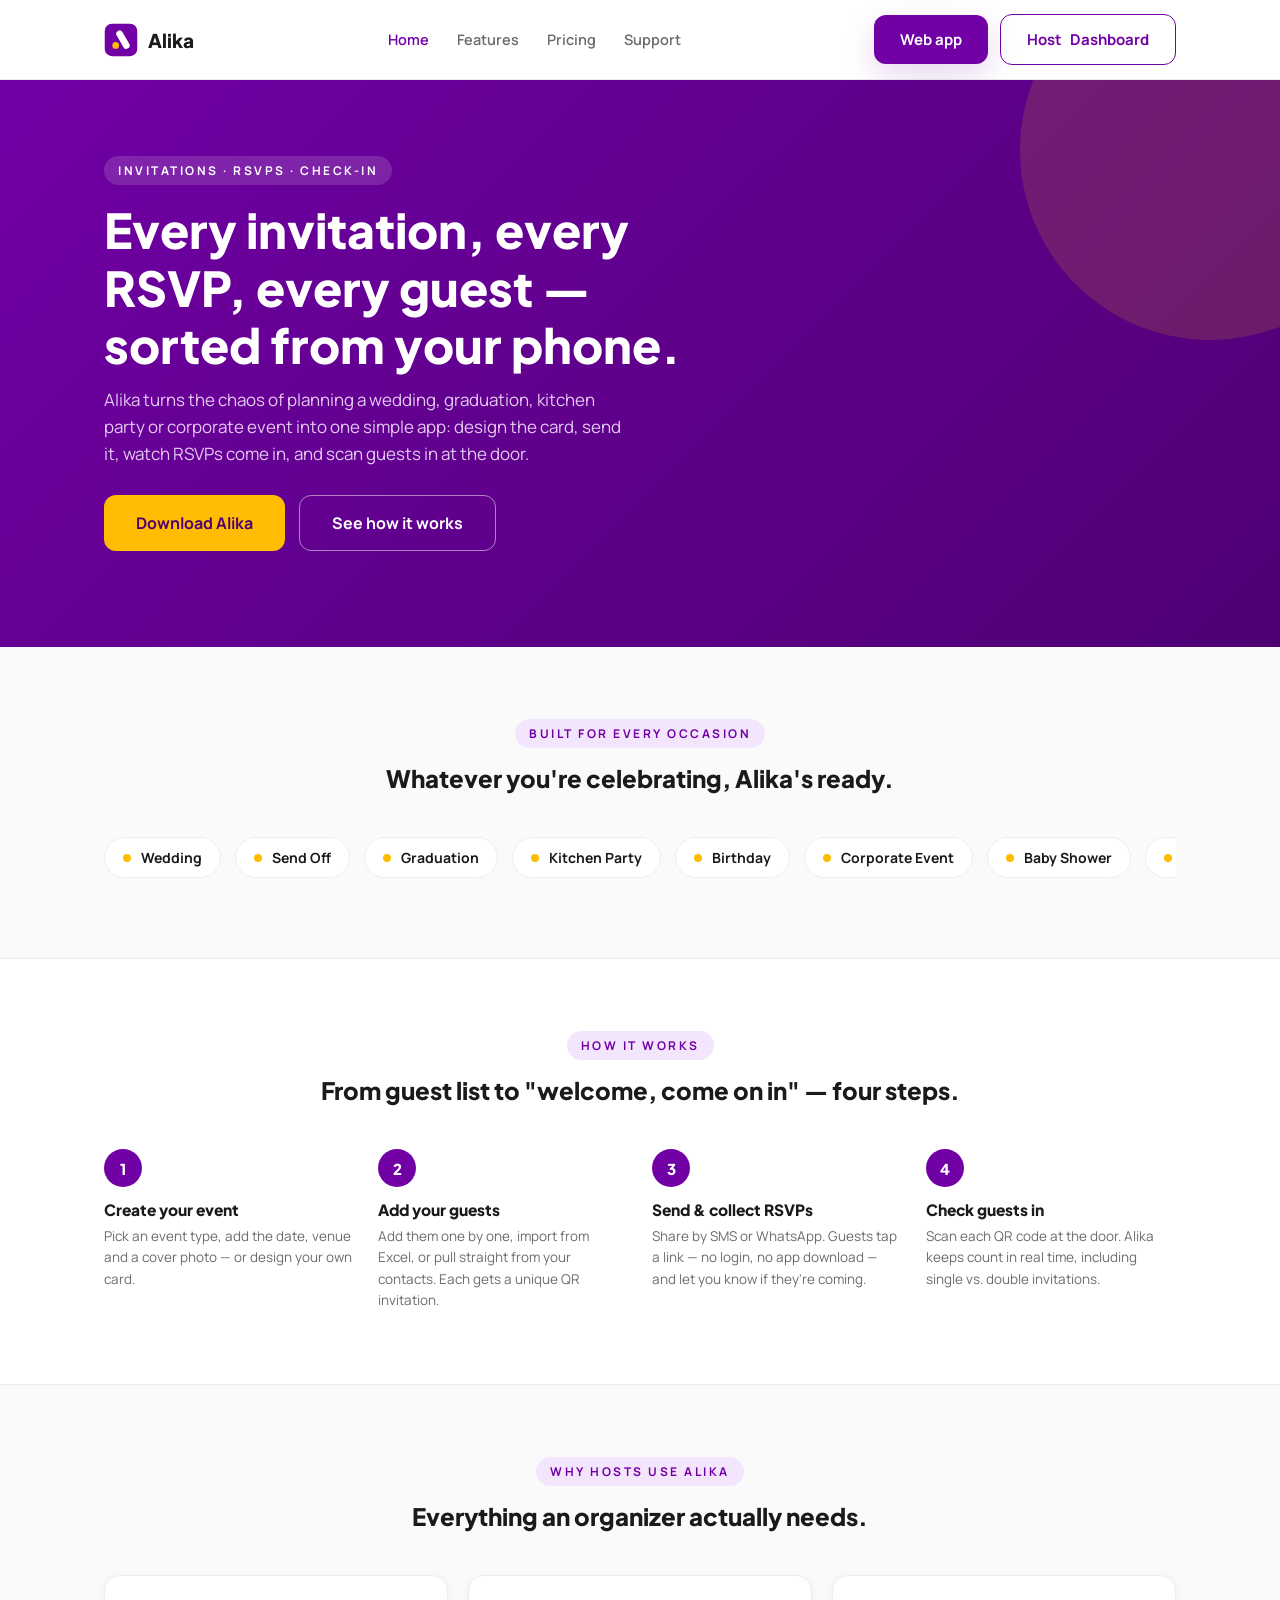
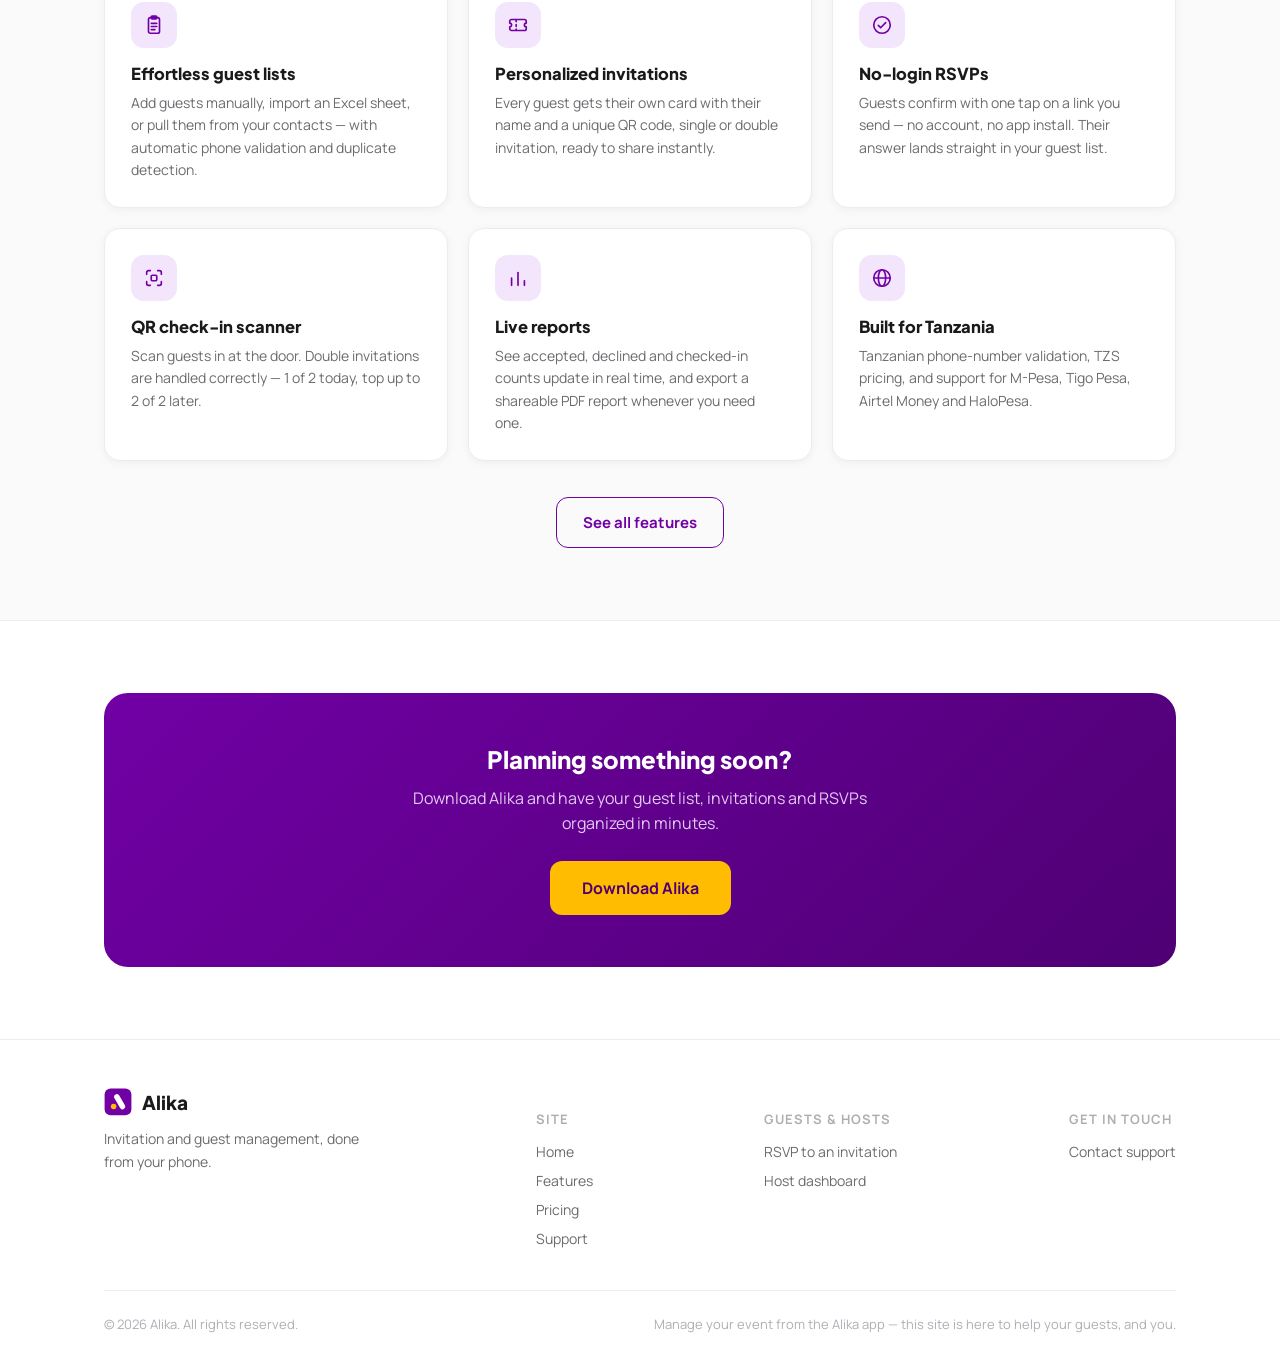
<file: index.html>
<!DOCTYPE html>
<html lang="en">
<head>
<meta charset="UTF-8" />
<meta name="viewport" content="width=device-width, initial-scale=1.0" />
<title>Alika — Effortless invitations & RSVPs for your event</title>
<meta name="description" content="Alika helps you design invitations, manage your guest list, collect RSVPs and check guests in at the door — all from your phone." />
<link rel="stylesheet" href="assets/css/style.css" />
</head>
<body>

<header class="site-header">
  <nav class="nav container">
    <a href="index.html" class="brand">
      <svg width="34" height="34" viewBox="0 0 288 288" aria-hidden="true">
        <rect x="6.22" y="5.37" width="275.56" height="275.56" rx="61.67" ry="61.67" fill="#7100A5"/>
        <circle cx="98.98" cy="190.25" r="28.35" fill="#FFBC00"/>
        <g transform="translate(-49.05 99.25) rotate(-30)">
          <rect x="132.33" y="56.11" width="56.69" height="170.08" rx="28.35" ry="28.35" fill="#fff"/>
        </g>
      </svg>
      Alika
    </a>
    <div class="nav-links">
      <a href="index.html" data-page="index.html">Home</a>
      <a href="features.html" data-page="features.html">Features</a>
      <a href="pricing.html" data-page="pricing.html">Pricing</a>
      <a href="support.html" data-page="support.html">Support</a>
    </div>
    <div class="nav-cta">
      <a href="app/" class="btn btn-primary">Web app</a>
      <a href="dashboard.html" class="btn btn-outline"><span class="full">Host </span>Dashboard</a>
      <button class="nav-toggle" aria-label="Toggle menu"><span></span><span></span><span></span></button>
    </div>
  </nav>
</header>

<section class="hero">
  <div class="container">
    <div class="hero-inner" data-reveal="up">
      <span class="eyebrow">Invitations · RSVPs · Check-in</span>
      <h1>Every invitation, every RSVP, every guest — sorted from your phone.</h1>
      <p class="lead">Alika turns the chaos of planning a wedding, graduation, kitchen party or corporate event into one simple app: design the card, send it, watch RSVPs come in, and scan guests in at the door.</p>
      <div class="hero-actions">
        <a href="support.html#download-alika" class="btn btn-gold btn-lg">Download Alika</a>
        <a href="features.html" class="btn btn-outline btn-lg" style="border-color:rgba(255,255,255,0.5); color:#fff;">See how it works</a>
      </div>
    </div>
  </div>
</section>

<section>
  <div class="container">
    <div class="section-head center" data-reveal="up">
      <span class="eyebrow">Built for every occasion</span>
      <h2>Whatever you're celebrating, Alika's ready.</h2>
    </div>
    <div class="type-strip" data-reveal="up">
      <div class="type-chip"><span class="dot"></span>Wedding</div>
      <div class="type-chip"><span class="dot"></span>Send Off</div>
      <div class="type-chip"><span class="dot"></span>Graduation</div>
      <div class="type-chip"><span class="dot"></span>Kitchen Party</div>
      <div class="type-chip"><span class="dot"></span>Birthday</div>
      <div class="type-chip"><span class="dot"></span>Corporate Event</div>
      <div class="type-chip"><span class="dot"></span>Baby Shower</div>
      <div class="type-chip"><span class="dot"></span>Conference</div>
      <div class="type-chip"><span class="dot"></span>Anniversary</div>
      <div class="type-chip"><span class="dot"></span>+ anything else</div>
    </div>
  </div>
</section>

<section style="background:#fff; border-top:1px solid var(--border); border-bottom:1px solid var(--border);">
  <div class="container">
    <div class="section-head center" data-reveal="up">
      <span class="eyebrow">How it works</span>
      <h2>From guest list to "welcome, come on in" — four steps.</h2>
    </div>
    <div class="steps">
      <div class="step" data-reveal="up">
        <div class="step-num">1</div>
        <h4>Create your event</h4>
        <p>Pick an event type, add the date, venue and a cover photo — or design your own card.</p>
      </div>
      <div class="step" data-reveal="up">
        <div class="step-num">2</div>
        <h4>Add your guests</h4>
        <p>Add them one by one, import from Excel, or pull straight from your contacts. Each gets a unique QR invitation.</p>
      </div>
      <div class="step" data-reveal="up">
        <div class="step-num">3</div>
        <h4>Send &amp; collect RSVPs</h4>
        <p>Share by SMS or WhatsApp. Guests tap a link — no login, no app download — and let you know if they're coming.</p>
      </div>
      <div class="step" data-reveal="up">
        <div class="step-num">4</div>
        <h4>Check guests in</h4>
        <p>Scan each QR code at the door. Alika keeps count in real time, including single vs. double invitations.</p>
      </div>
    </div>
  </div>
</section>

<section>
  <div class="container">
    <div class="section-head center" data-reveal="up">
      <span class="eyebrow">Why hosts use Alika</span>
      <h2>Everything an organizer actually needs.</h2>
    </div>
    <div class="grid grid-3">
      <div class="card feature-card" data-reveal="left">
        <div class="feature-icon">
          <svg class="icon" viewBox="0 0 24 24"><rect x="6" y="4" width="12" height="17" rx="2"/><rect x="9" y="2.3" width="6" height="3" rx="1"/><line x1="9" y1="10.2" x2="15" y2="10.2"/><line x1="9" y1="13.6" x2="15" y2="13.6"/><line x1="9" y1="17" x2="13" y2="17"/></svg>
        </div>
        <h3>Effortless guest lists</h3>
        <p>Add guests manually, import an Excel sheet, or pull them from your contacts — with automatic phone validation and duplicate detection.</p>
      </div>
      <div class="card feature-card" data-reveal="right">
        <div class="feature-icon">
          <svg class="icon" viewBox="0 0 24 24"><path d="M3 8a2 2 0 0 1 2-2h14a2 2 0 0 1 2 2v2a2 2 0 0 0 0 4v2a2 2 0 0 1-2 2H5a2 2 0 0 1-2-2v-2a2 2 0 0 0 0-4V8Z"/><line x1="10" y1="6.5" x2="10" y2="17.5" stroke-dasharray="2 3"/></svg>
        </div>
        <h3>Personalized invitations</h3>
        <p>Every guest gets their own card with their name and a unique QR code, single or double invitation, ready to share instantly.</p>
      </div>
      <div class="card feature-card" data-reveal="left">
        <div class="feature-icon">
          <svg class="icon" viewBox="0 0 24 24"><circle cx="12" cy="12" r="9"/><path d="M8 12.5l2.5 2.5L16 9.5"/></svg>
        </div>
        <h3>No-login RSVPs</h3>
        <p>Guests confirm with one tap on a link you send — no account, no app install. Their answer lands straight in your guest list.</p>
      </div>
      <div class="card feature-card" data-reveal="right">
        <div class="feature-icon">
          <svg class="icon" viewBox="0 0 24 24"><path d="M4 8V6a2 2 0 0 1 2-2h2"/><path d="M4 16v2a2 2 0 0 0 2 2h2"/><path d="M20 8V6a2 2 0 0 0-2-2h-2"/><path d="M20 16v2a2 2 0 0 1-2 2h-2"/><rect x="9" y="9" width="6" height="6" rx="1"/></svg>
        </div>
        <h3>QR check-in scanner</h3>
        <p>Scan guests in at the door. Double invitations are handled correctly — 1 of 2 today, top up to 2 of 2 later.</p>
      </div>
      <div class="card feature-card" data-reveal="left">
        <div class="feature-icon">
          <svg class="icon" viewBox="0 0 24 24"><line x1="5" y1="20" x2="5" y2="12"/><line x1="12" y1="20" x2="12" y2="6"/><line x1="19" y1="20" x2="19" y2="15"/></svg>
        </div>
        <h3>Live reports</h3>
        <p>See accepted, declined and checked-in counts update in real time, and export a shareable PDF report whenever you need one.</p>
      </div>
      <div class="card feature-card" data-reveal="right">
        <div class="feature-icon">
          <svg class="icon" viewBox="0 0 24 24"><circle cx="12" cy="12" r="9"/><ellipse cx="12" cy="12" rx="4" ry="9"/><line x1="3" y1="12" x2="21" y2="12"/></svg>
        </div>
        <h3>Built for Tanzania</h3>
        <p>Tanzanian phone-number validation, TZS pricing, and support for M-Pesa, Tigo Pesa, Airtel Money and HaloPesa.</p>
      </div>
    </div>
    <div class="text-center" style="margin-top:36px;">
      <a href="features.html" class="btn btn-outline">See all features</a>
    </div>
  </div>
</section>

<section style="background:#fff; border-top:1px solid var(--border);">
  <div class="container">
    <div class="cta-band" data-reveal="scale">
      <h2>Planning something soon?</h2>
      <p>Download Alika and have your guest list, invitations and RSVPs organized in minutes.</p>
      <div class="hero-actions" style="justify-content:center; margin-top:24px;">
        <a href="support.html#download-alika" class="btn btn-gold btn-lg">Download Alika</a>
      </div>
    </div>
  </div>
</section>

<footer class="site-footer">
  <div class="container">
    <div class="footer-grid">
      <div class="footer-col" style="max-width:260px;">
        <div class="brand" style="margin-bottom:12px;">
          <svg width="28" height="28" viewBox="0 0 288 288" aria-hidden="true">
            <rect x="6.22" y="5.37" width="275.56" height="275.56" rx="61.67" ry="61.67" fill="#7100A5"/>
            <circle cx="98.98" cy="190.25" r="28.35" fill="#FFBC00"/>
            <g transform="translate(-49.05 99.25) rotate(-30)"><rect x="132.33" y="56.11" width="56.69" height="170.08" rx="28.35" ry="28.35" fill="#fff"/></g>
          </svg>
          Alika
        </div>
        <p style="margin-bottom:0;">Invitation and guest management, done from your phone.</p>
      </div>
      <div class="footer-col">
        <h5>Site</h5>
        <a href="index.html">Home</a>
        <a href="features.html">Features</a>
        <a href="pricing.html">Pricing</a>
        <a href="support.html">Support</a>
      </div>
      <div class="footer-col">
        <h5>Guests &amp; hosts</h5>
        <a href="rsvp.html">RSVP to an invitation</a>
        <a href="dashboard.html">Host dashboard</a>
      </div>
      <div class="footer-col">
        <h5>Get in touch</h5>
        <a href="support.html">Contact support</a>
      </div>
    </div>
    <div class="footer-bottom">
      <span>© 2026 Alika. All rights reserved.</span>
      <span>Manage your event from the Alika app — this site is here to help your guests, and you.</span>
    </div>
  </div>
</footer>

<script src="assets/js/site.js"></script>
</body>
</html>
</file>
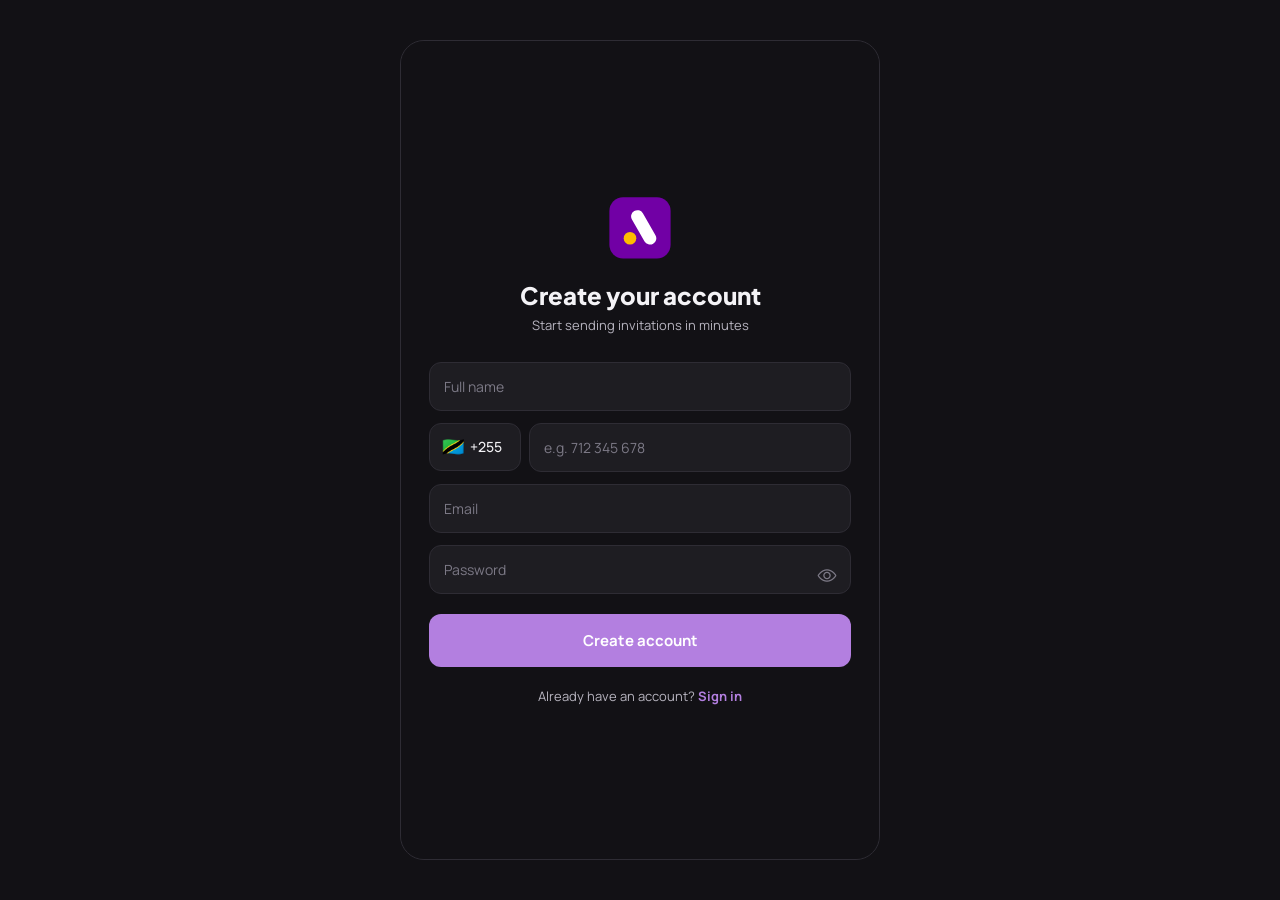
<file: app/index.html>
<!DOCTYPE html>
<html lang="en">
  <head>
    <meta charset="utf-8" />
    <meta httpEquiv="X-UA-Compatible" content="IE=edge" />
    <!-- viewport-fit=cover lets the app use the full iPhone screen; the app's
         own safe-area handling keeps content clear of the notch/home bar. -->
    <meta name="viewport" content="width=device-width, initial-scale=1, shrink-to-fit=no, viewport-fit=cover" />
    <title>Alika</title>

    <!-- Installable app ("Add to Home Screen") on iPhone and Android -->
    <link rel="manifest" href="/app/manifest.webmanifest" />
    <link rel="apple-touch-icon" href="/app/apple-touch-icon.png" />
    <meta name="apple-mobile-web-app-capable" content="yes" />
    <meta name="mobile-web-app-capable" content="yes" />
    <meta name="apple-mobile-web-app-title" content="Alika" />
    <meta name="apple-mobile-web-app-status-bar-style" content="default" />
    <meta name="format-detection" content="telephone=no" />

    <!-- The `react-native-web` recommended style reset: https://necolas.github.io/react-native-web/docs/setup/#root-element -->
    <style id="expo-reset">
      html,
      body {
        height: 100%;
      }
      body {
        overflow: hidden;
        /* Stop iPhone bouncing the whole page and highlighting taps grey */
        overscroll-behavior: none;
        -webkit-tap-highlight-color: transparent;
        -webkit-text-size-adjust: 100%;
      }
      #root {
        display: flex;
        height: 100%;
        flex: 1;
      }

      /* iPhone "Add to Home Screen" hint — only shown in iPhone Safari when
         the app is not already installed (see script below). */
      #ios-install {
        position: fixed; left: 12px; right: 12px;
        bottom: calc(12px + env(safe-area-inset-bottom));
        z-index: 2147483647;
        background: #fff; color: #1d1d1f;
        border-radius: 16px; padding: 14px 40px 14px 14px;
        box-shadow: 0 8px 30px rgba(0,0,0,.25);
        font: 14px/1.4 -apple-system, BlinkMacSystemFont, "Segoe UI", sans-serif;
        display: flex; gap: 12px; align-items: flex-start;
        max-width: 480px; margin: 0 auto;
      }
      #ios-install img { width: 44px; height: 44px; border-radius: 10px; flex: none; }
      #ios-install b { display: block; margin-bottom: 2px; }
      #ios-install .en { color: #6e6e73; font-size: 12.5px; margin-top: 4px; }
      #ios-install .share {
        display: inline-block; width: 15px; height: 15px; vertical-align: -2px;
      }
      #ios-install button {
        position: absolute; top: 6px; right: 6px;
        width: 32px; height: 32px; border: 0; background: none;
        font-size: 22px; line-height: 1; color: #6e6e73; cursor: pointer;
      }
    </style>
  <meta name="theme-color" content="#7100A5">
<meta name="description" content="Create events, manage guests and send invitations with Alika.">
<link rel="icon" href="/app/favicon.ico"/></head>

  <body>
    <noscript>
      You need to enable JavaScript to run this app.
    </noscript>
    <div id="root"></div>

    <script>
      (function () {
        try {
          var ua = navigator.userAgent || "";
          var isIOS = /iPhone|iPad|iPod/.test(ua) ||
            (navigator.platform === "MacIntel" && navigator.maxTouchPoints > 1);
          var installed = window.navigator.standalone === true ||
            (window.matchMedia && window.matchMedia("(display-mode: standalone)").matches);
          // Only Safari can add to Home Screen reliably; other iOS browsers
          // (Chrome = CriOS, Firefox = FxiOS) show a different share menu.
          var isSafari = !/CriOS|FxiOS|EdgiOS|OPiOS|GSA|FBAN|FBAV|Instagram|WhatsApp/.test(ua);
          if (!isIOS || installed) return;

          var KEY = "alika_ios_install_dismissed";
          var dismissedAt = 0;
          try { dismissedAt = Number(localStorage.getItem(KEY)) || 0; } catch (e) {}
          // Show again 7 days after being closed.
          if (Date.now() - dismissedAt < 7 * 24 * 60 * 60 * 1000) return;

          var share = '<svg class="share" viewBox="0 0 24 24" fill="none" stroke="#0a84ff" stroke-width="2" stroke-linecap="round" stroke-linejoin="round"><path d="M12 3v12"/><path d="M8 7l4-4 4 4"/><path d="M6 11H5a1 1 0 0 0-1 1v8a1 1 0 0 0 1 1h14a1 1 0 0 0 1-1v-8a1 1 0 0 0-1-1h-1"/></svg>';
          var body = isSafari
            ? 'Gusa ' + share + ' <b style="display:inline">Shiriki</b> chini, kisha <b style="display:inline">"Ongeza kwenye Skrini ya Mwanzo"</b>.' +
              '<div class="en">Tap ' + share + ' Share, then "Add to Home Screen".</div>'
            : 'Fungua ukurasa huu kwenye <b style="display:inline">Safari</b>, gusa ' + share + ' Shiriki, kisha "Ongeza kwenye Skrini ya Mwanzo".' +
              '<div class="en">Open this page in Safari, tap ' + share + ' Share, then "Add to Home Screen".</div>';

          function show() {
            var el = document.createElement("div");
            el.id = "ios-install";
            el.setAttribute("role", "dialog");
            el.setAttribute("aria-label", "Install Alika");
            el.innerHTML =
              '<img src="/app/apple-touch-icon.png" alt="" />' +
              '<div><b>Weka Alika kwenye iPhone yako</b>' + body + '</div>' +
              '<button type="button" aria-label="Close">&times;</button>';
            el.querySelector("button").onclick = function () {
              try { localStorage.setItem(KEY, String(Date.now())); } catch (e) {}
              el.parentNode && el.parentNode.removeChild(el);
            };
            document.body.appendChild(el);
          }
          // Let the app load first so the hint doesn't cover the splash.
          window.addEventListener("load", function () { setTimeout(show, 2500); });
        } catch (e) {}
      })();
    </script>
  <script src="/app/_expo/static/js/web/AppEntry-b7ffaa97cf507d97755189f4d6fe7df8.js" defer></script>
</body>
</html>
</file>
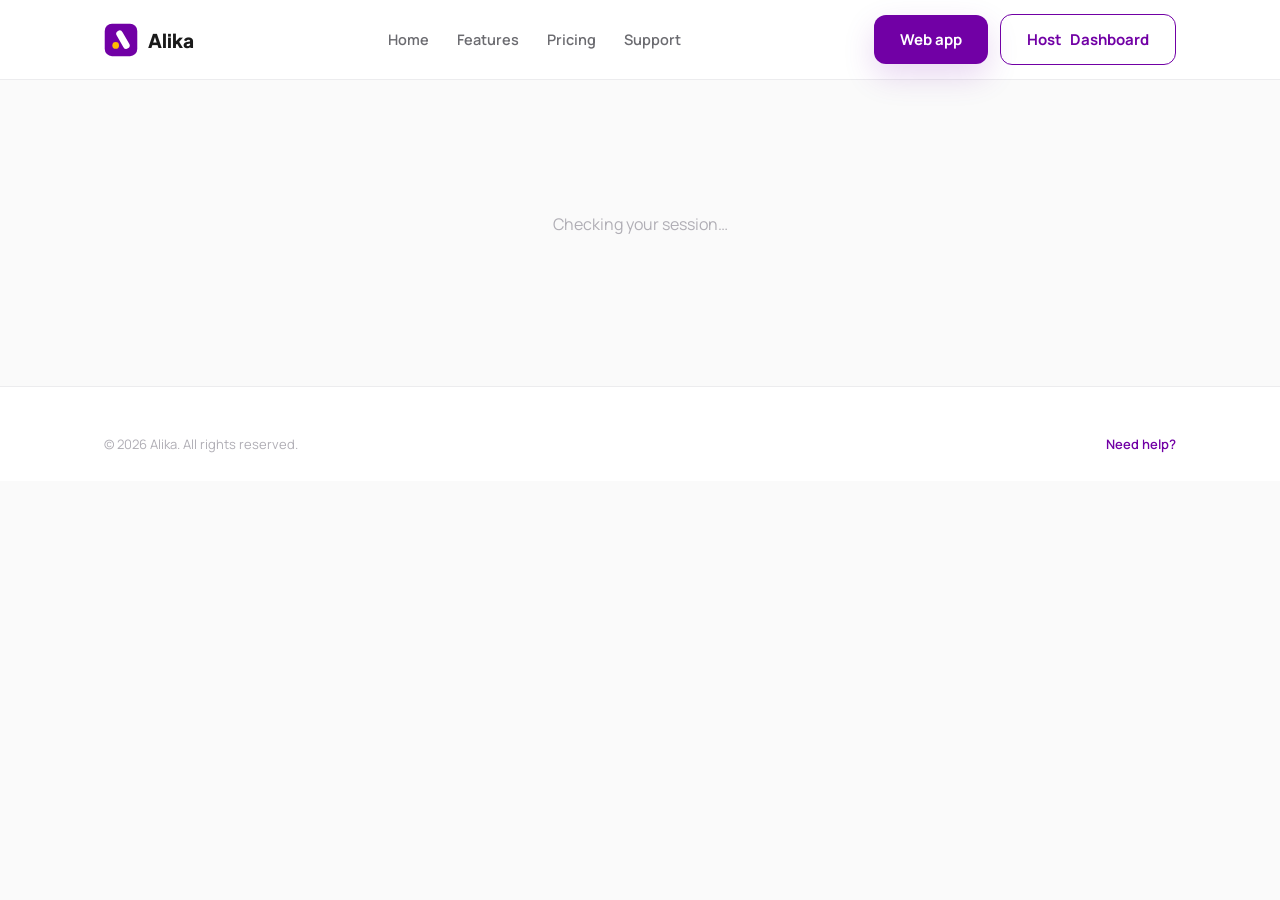
<file: dashboard-home.html>
<!DOCTYPE html>
<html lang="en">
<head>
<meta charset="UTF-8" />
<meta name="viewport" content="width=device-width, initial-scale=1.0" />
<title>Your Events — Alika Dashboard</title>
<meta name="description" content="Live RSVP counts and guest lists for your Alika events." />
<link rel="stylesheet" href="assets/css/style.css" />
<style>
  .dash-top { display: flex; justify-content: space-between; align-items: center; flex-wrap: wrap; gap: 14px; margin-bottom: 28px; }
  .dash-greeting h2 { margin-bottom: 2px; }
  .dash-greeting p { margin-bottom: 0; }

  .event-block { margin-bottom: 18px; }
  .event-head { display: flex; justify-content: space-between; align-items: flex-start; flex-wrap: wrap; gap: 14px; cursor: pointer; }
  .event-head h3 { font-size: 16px; margin-bottom: 4px; }
  .event-head .meta { font-size: 13px; color: var(--text-secondary); }
  .mini-stats { display: flex; gap: 8px; flex-wrap: wrap; }
  .mini-stats .badge { font-size: 11.5px; }
  .chevron { transition: transform .15s ease; color: var(--text-muted); display: flex; }
  .event-block.open .chevron { transform: rotate(180deg); }

  .guest-table-wrap { display: none; margin-top: 20px; border-top: 1px solid var(--border); padding-top: 18px; }
  .event-block.open .guest-table-wrap { display: block; }
  .guest-search { max-width: 260px; margin-bottom: 14px; }
  table.guest-table { width: 100%; border-collapse: collapse; font-size: 13.5px; }
  table.guest-table th { text-align: left; font-size: 11.5px; text-transform: uppercase; letter-spacing: .4px; color: var(--text-muted); padding: 8px 10px; border-bottom: 1px solid var(--border); }
  table.guest-table td { padding: 10px 10px; border-bottom: 1px solid var(--border); }
  table.guest-table tr:last-child td { border-bottom: none; }
  .guest-table-scroll { overflow-x: auto; }
  .empty-note { text-align: center; padding: 40px 20px; color: var(--text-muted); }
  #dashError, #loadingNote { text-align:center; }
  #authGate { text-align: center; padding: 60px 20px; color: var(--text-muted); }
</style>
</head>
<body>

<header class="site-header">
  <nav class="nav container">
    <a href="index.html" class="brand">
      <svg width="34" height="34" viewBox="0 0 288 288" aria-hidden="true">
        <rect x="6.22" y="5.37" width="275.56" height="275.56" rx="61.67" ry="61.67" fill="#7100A5"/>
        <circle cx="98.98" cy="190.25" r="28.35" fill="#FFBC00"/>
        <g transform="translate(-49.05 99.25) rotate(-30)"><rect x="132.33" y="56.11" width="56.69" height="170.08" rx="28.35" ry="28.35" fill="#fff"/></g>
      </svg>
      Alika
    </a>
    <div class="nav-links">
      <a href="index.html" data-page="index.html">Home</a>
      <a href="features.html" data-page="features.html">Features</a>
      <a href="pricing.html" data-page="pricing.html">Pricing</a>
      <a href="support.html" data-page="support.html">Support</a>
    </div>
    <div class="nav-cta">
      <a href="app/" class="btn btn-primary">Web app</a>
      <a href="dashboard.html" class="btn btn-outline"><span class="full">Host </span>Dashboard</a>
      <button class="nav-toggle" aria-label="Toggle menu"><span></span><span></span><span></span></button>
    </div>
  </nav>
</header>

<section>
  <div class="container">

    <p id="authGate">Checking your session…</p>

    <div id="dashboardView" class="hidden">
      <div class="dash-top">
        <div class="dash-greeting">
          <h2 id="greetingName">Welcome back</h2>
          <p class="muted small">Live counts across all your events.</p>
        </div>
        <button class="btn btn-ghost" id="logoutBtn" style="border:1.5px solid var(--border);">Sign out</button>
      </div>

      <div class="flex flex-wrap gap-12" style="margin-bottom:36px;">
        <div class="stat-card" data-reveal="up"><div class="stat-value" id="statEvents">0</div><div class="stat-label">Events</div></div>
        <div class="stat-card" data-reveal="up"><div class="stat-value" id="statGuests">0</div><div class="stat-label">Guests invited</div></div>
        <div class="stat-card" data-reveal="up"><div class="stat-value" id="statAccepted" style="color:var(--green);">0</div><div class="stat-label">Accepted</div></div>
        <div class="stat-card" data-reveal="up"><div class="stat-value" id="statDeclined" style="color:var(--red);">0</div><div class="stat-label">Declined</div></div>
        <div class="stat-card" data-reveal="up"><div class="stat-value" id="statPending" style="color:var(--text-secondary);">0</div><div class="stat-label">Pending</div></div>
      </div>

      <h3 style="font-size:16px; margin-bottom:16px;">Your events</h3>
      <p id="loadingNote" class="muted small">Loading your events…</p>
      <div id="eventsList"></div>
      <div id="emptyState" class="card empty-note hidden">
        <p style="margin-bottom:0;">No events yet. Create your first event in the Alika app, and it'll show up here.</p>
      </div>
      <div id="dashError" class="form-error" style="margin-top:20px;"></div>
    </div>

  </div>
</section>

<footer class="site-footer">
  <div class="container">
    <div class="footer-bottom" style="border-top:none; padding-top:0;">
      <span>© 2026 Alika. All rights reserved.</span>
      <span><a href="support.html" style="color:var(--purple); font-weight:600;">Need help?</a></span>
    </div>
  </div>
</footer>

<script src="assets/js/site.js"></script>
<script type="module">
  import { supabase } from './assets/js/supabase-client.js';

  const authGate = document.getElementById('authGate');
  const dashboardView = document.getElementById('dashboardView');
  const logoutBtn = document.getElementById('logoutBtn');

  function escapeHtml(str) {
    return String(str ?? '').replace(/[&<>"']/g, (c) => ({
      '&': '&amp;', '<': '&lt;', '>': '&gt;', '"': '&quot;', "'": '&#39;'
    }[c]));
  }

  function showError(el, message) {
    el.textContent = message;
    el.style.display = message ? 'block' : 'none';
  }

  function resetStats() {
    ['statEvents', 'statGuests', 'statAccepted', 'statDeclined', 'statPending'].forEach((id) => {
      document.getElementById(id).textContent = '0';
    });
  }

  function countFor(guests, status) {
    return guests.filter((g) => g.rsvp_status === status).length;
  }

  function renderEvents(events, allGuests) {
    const eventsListEl = document.getElementById('eventsList');
    eventsListEl.innerHTML = '';

    document.getElementById('statEvents').textContent = events.length;
    document.getElementById('statGuests').textContent = allGuests.length;
    document.getElementById('statAccepted').textContent = countFor(allGuests, 'accepted');
    document.getElementById('statDeclined').textContent = countFor(allGuests, 'declined');
    document.getElementById('statPending').textContent = countFor(allGuests, 'pending');

    events.forEach((event) => {
      const guests = allGuests.filter((g) => g.event_id === event.id);
      const accepted = countFor(guests, 'accepted');
      const declined = countFor(guests, 'declined');
      const pending = countFor(guests, 'pending');

      const block = document.createElement('div');
      block.className = 'card event-block';

      const metaParts = [event.event_type, event.event_date, event.event_time, event.venue].filter(Boolean);

      block.innerHTML = `
        <div class="event-head">
          <div>
            <h3>${escapeHtml(event.name)}</h3>
            <div class="meta">${escapeHtml(metaParts.join(' · '))}</div>
          </div>
          <div class="flex gap-12" style="align-items:center;">
            <div class="mini-stats">
              <span class="badge badge-accepted">${accepted} accepted</span>
              <span class="badge badge-declined">${declined} declined</span>
              <span class="badge badge-pending">${pending} pending</span>
            </div>
            <span class="chevron">
              <svg class="icon icon-sm" viewBox="0 0 24 24"><path d="M6 9l6 6 6-6"/></svg>
            </span>
          </div>
        </div>
        <div class="guest-table-wrap">
          ${guests.length === 0 ? '<p class="muted small" style="margin:0;">No guests added yet.</p>' : `
          <input type="text" class="guest-search" placeholder="Search guests…" />
          <div class="guest-table-scroll">
            <table class="guest-table">
              <thead>
                <tr><th>Name</th><th>Type</th><th>RSVP</th><th>Checked in</th></tr>
              </thead>
              <tbody>
                ${guests.map((g) => `
                  <tr data-name="${escapeHtml((g.name || '').toLowerCase())}">
                    <td>${escapeHtml(g.name)}</td>
                    <td>${escapeHtml(g.invitation_type)}</td>
                    <td><span class="badge badge-${g.rsvp_status}">${escapeHtml(g.rsvp_status)}</span></td>
                    <td>${g.checked_in_count} / ${g.invitation_type === 'double' ? 2 : 1}</td>
                  </tr>
                `).join('')}
              </tbody>
            </table>
          </div>`}
        </div>
      `;

      block.querySelector('.event-head').addEventListener('click', () => {
        block.classList.toggle('open');
      });

      const searchInput = block.querySelector('.guest-search');
      if (searchInput) {
        searchInput.addEventListener('click', (e) => e.stopPropagation());
        searchInput.addEventListener('input', () => {
          const q = searchInput.value.trim().toLowerCase();
          block.querySelectorAll('tbody tr').forEach((row) => {
            row.style.display = row.dataset.name.includes(q) ? '' : 'none';
          });
        });
      }

      eventsListEl.appendChild(block);
    });
  }

  async function loadDashboard(user) {
    const { data: profile } = await supabase.from('profiles').select('name').eq('id', user.id).maybeSingle();
    const firstName = (profile?.name || '').trim().split(' ')[0] || 'there';
    document.getElementById('greetingName').textContent = `Welcome back, ${firstName}`;

    const loadingNote = document.getElementById('loadingNote');
    const emptyStateEl = document.getElementById('emptyState');
    const dashErrorEl = document.getElementById('dashError');

    const { data: events, error: eventsErr } = await supabase
      .from('events')
      .select('id, name, event_type, event_date, event_time, venue')
      .order('event_date', { ascending: true });

    loadingNote.classList.add('hidden');

    if (eventsErr) {
      showError(dashErrorEl, "Couldn't load your events right now. Please try again shortly.");
      return;
    }

    if (!events || events.length === 0) {
      emptyStateEl.classList.remove('hidden');
      resetStats();
      return;
    }

    const eventIds = events.map((e) => e.id);
    const { data: guests, error: guestsErr } = await supabase
      .from('guests')
      .select('id, event_id, name, invitation_type, rsvp_status, checked_in_count')
      .in('event_id', eventIds);

    if (guestsErr) {
      showError(dashErrorEl, "Couldn't load guest data right now. Please try again shortly.");
      return;
    }

    renderEvents(events, guests || []);
  }

  logoutBtn.addEventListener('click', async () => {
    await supabase.auth.signOut();
    window.location.href = 'dashboard.html';
  });

  // Auth gate: this page only makes sense for a signed-in host. If there's
  // no session (someone bookmarked this page, or their session expired),
  // send them back to the sign-in page instead of showing empty stats.
  (async () => {
    const { data: { user } } = await supabase.auth.getUser();
    if (!user) {
      window.location.href = 'dashboard.html';
      return;
    }
    authGate.classList.add('hidden');
    dashboardView.classList.remove('hidden');
    loadDashboard(user);
  })();
</script>
</body>
</html>
</file>
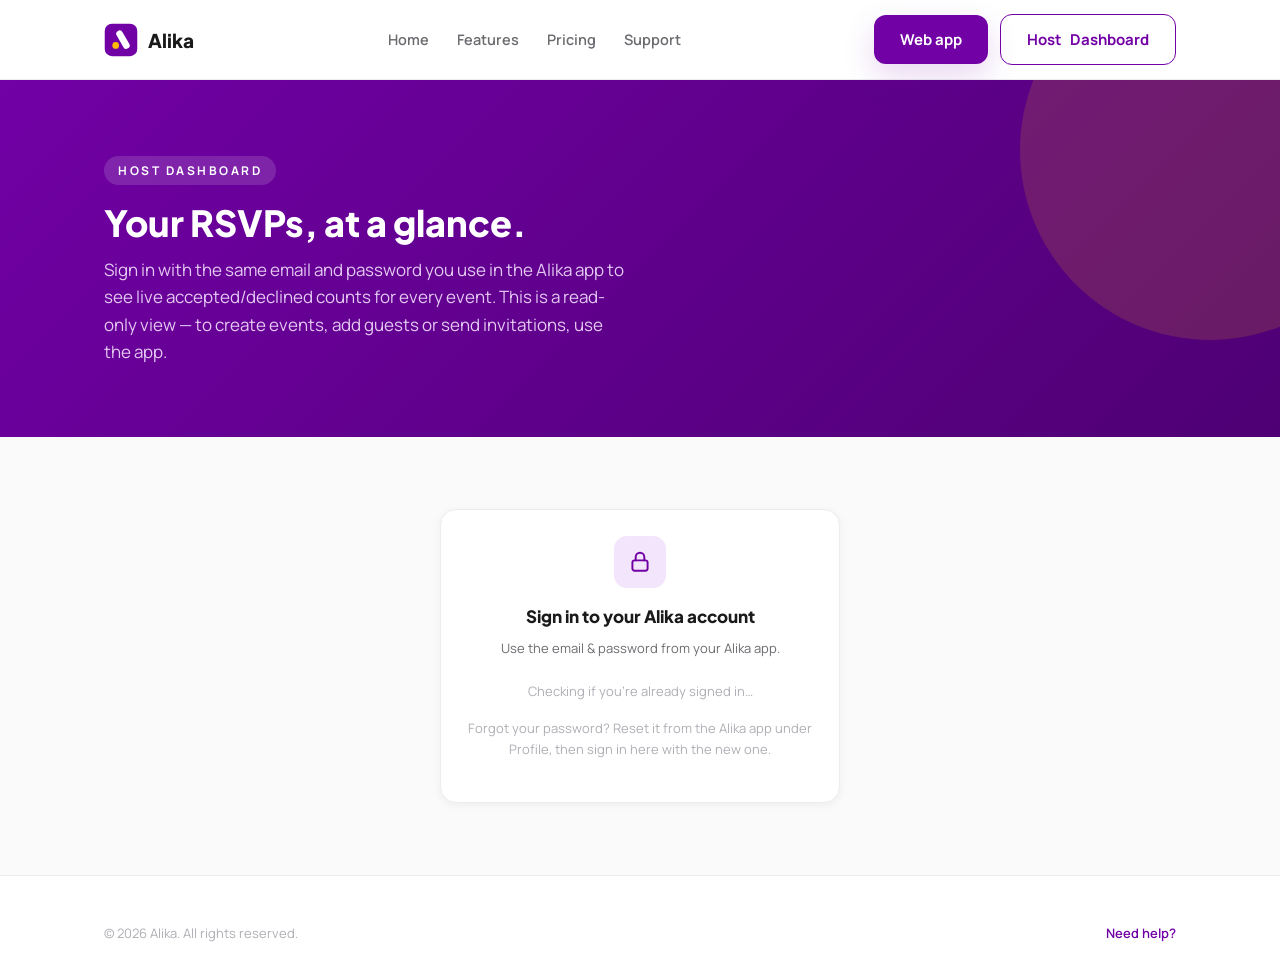
<file: dashboard.html>
<!DOCTYPE html>
<html lang="en">
<head>
<meta charset="UTF-8" />
<meta name="viewport" content="width=device-width, initial-scale=1.0" />
<title>Host Dashboard — Alika</title>
<meta name="description" content="Sign in with your Alika account to see live RSVP counts for your events." />
<link rel="stylesheet" href="assets/css/style.css" />
<style>
  .login-wrap { max-width: 400px; margin: 0 auto; }
  .login-card { text-align: center; }
  .login-card .feature-icon { margin: 0 auto 18px; }
  #checkingNote { text-align: center; color: var(--text-muted); }
</style>
</head>
<body>

<header class="site-header">
  <nav class="nav container">
    <a href="index.html" class="brand">
      <svg width="34" height="34" viewBox="0 0 288 288" aria-hidden="true">
        <rect x="6.22" y="5.37" width="275.56" height="275.56" rx="61.67" ry="61.67" fill="#7100A5"/>
        <circle cx="98.98" cy="190.25" r="28.35" fill="#FFBC00"/>
        <g transform="translate(-49.05 99.25) rotate(-30)"><rect x="132.33" y="56.11" width="56.69" height="170.08" rx="28.35" ry="28.35" fill="#fff"/></g>
      </svg>
      Alika
    </a>
    <div class="nav-links">
      <a href="index.html" data-page="index.html">Home</a>
      <a href="features.html" data-page="features.html">Features</a>
      <a href="pricing.html" data-page="pricing.html">Pricing</a>
      <a href="support.html" data-page="support.html">Support</a>
    </div>
    <div class="nav-cta">
      <a href="app/" class="btn btn-primary">Web app</a>
      <a href="dashboard.html" class="btn btn-outline active" data-page="dashboard.html"><span class="full">Host </span>Dashboard</a>
      <button class="nav-toggle" aria-label="Toggle menu"><span></span><span></span><span></span></button>
    </div>
  </nav>
</header>

<section class="hero" style="padding-bottom:56px;">
  <div class="container">
    <div class="hero-inner" data-reveal="up">
      <span class="eyebrow">Host Dashboard</span>
      <h1 style="font-size:clamp(26px,4vw,36px);">Your RSVPs, at a glance.</h1>
      <p class="lead">Sign in with the same email and password you use in the Alika app to see live accepted/declined counts for every event. This is a read-only view — to create events, add guests or send invitations, use the app.</p>
    </div>
  </div>
</section>

<section>
  <div class="container">
    <div id="loginView" class="login-wrap" data-reveal="up">
      <div class="card login-card">
        <div class="feature-icon" style="width:52px;height:52px; margin:0 auto 18px;">
          <svg class="icon icon-lg" viewBox="0 0 24 24"><rect x="5" y="10.5" width="14" height="9.5" rx="2"/><path d="M8 10.5V7.5a4 4 0 0 1 8 0v3"/></svg>
        </div>
        <h3 style="font-size:17px;">Sign in to your Alika account</h3>
        <p class="small" style="margin-bottom:22px;">Use the email &amp; password from your Alika app.</p>
        <div id="loginError" class="form-error"></div>
        <p id="checkingNote" class="small">Checking if you're already signed in…</p>
        <form id="loginForm" class="hidden">
          <div class="form-field">
            <label for="email">Email</label>
            <input type="email" id="email" required autocomplete="email" placeholder="you@example.com" />
          </div>
          <div class="form-field">
            <label for="password">Password</label>
            <input type="password" id="password" required autocomplete="current-password" placeholder="••••••••" />
          </div>
          <button type="submit" class="btn btn-primary btn-block" id="loginBtn">Sign in</button>
        </form>
        <p class="form-note">Forgot your password? Reset it from the Alika app under Profile, then sign in here with the new one.</p>
      </div>
    </div>
  </div>
</section>

<footer class="site-footer">
  <div class="container">
    <div class="footer-bottom" style="border-top:none; padding-top:0;">
      <span>© 2026 Alika. All rights reserved.</span>
      <span><a href="support.html" style="color:var(--purple); font-weight:600;">Need help?</a></span>
    </div>
  </div>
</footer>

<script src="assets/js/site.js"></script>
<script type="module">
  import { supabase } from './assets/js/supabase-client.js';

  const loginForm = document.getElementById('loginForm');
  const loginError = document.getElementById('loginError');
  const loginBtn = document.getElementById('loginBtn');
  const checkingNote = document.getElementById('checkingNote');

  function showError(el, message) {
    el.textContent = message;
    el.style.display = message ? 'block' : 'none';
  }

  // Already signed in (e.g. returning visitor)? Skip straight to the
  // dashboard page instead of showing the login form again.
  async function checkExistingSession() {
    const { data: { user } } = await supabase.auth.getUser();
    if (user) {
      window.location.href = 'dashboard-home.html';
      return;
    }
    checkingNote.classList.add('hidden');
    loginForm.classList.remove('hidden');
  }

  loginForm.addEventListener('submit', async (e) => {
    e.preventDefault();
    showError(loginError, '');
    loginBtn.disabled = true;
    loginBtn.textContent = 'Signing in…';

    const email = document.getElementById('email').value.trim();
    const password = document.getElementById('password').value;

    const { error } = await supabase.auth.signInWithPassword({ email, password });

    if (error) {
      loginBtn.disabled = false;
      loginBtn.textContent = 'Sign in';
      showError(loginError, 'Incorrect email or password. Please try again.');
      return;
    }

    window.location.href = 'dashboard-home.html';
  });

  checkExistingSession();
</script>
</body>
</html>
</file>
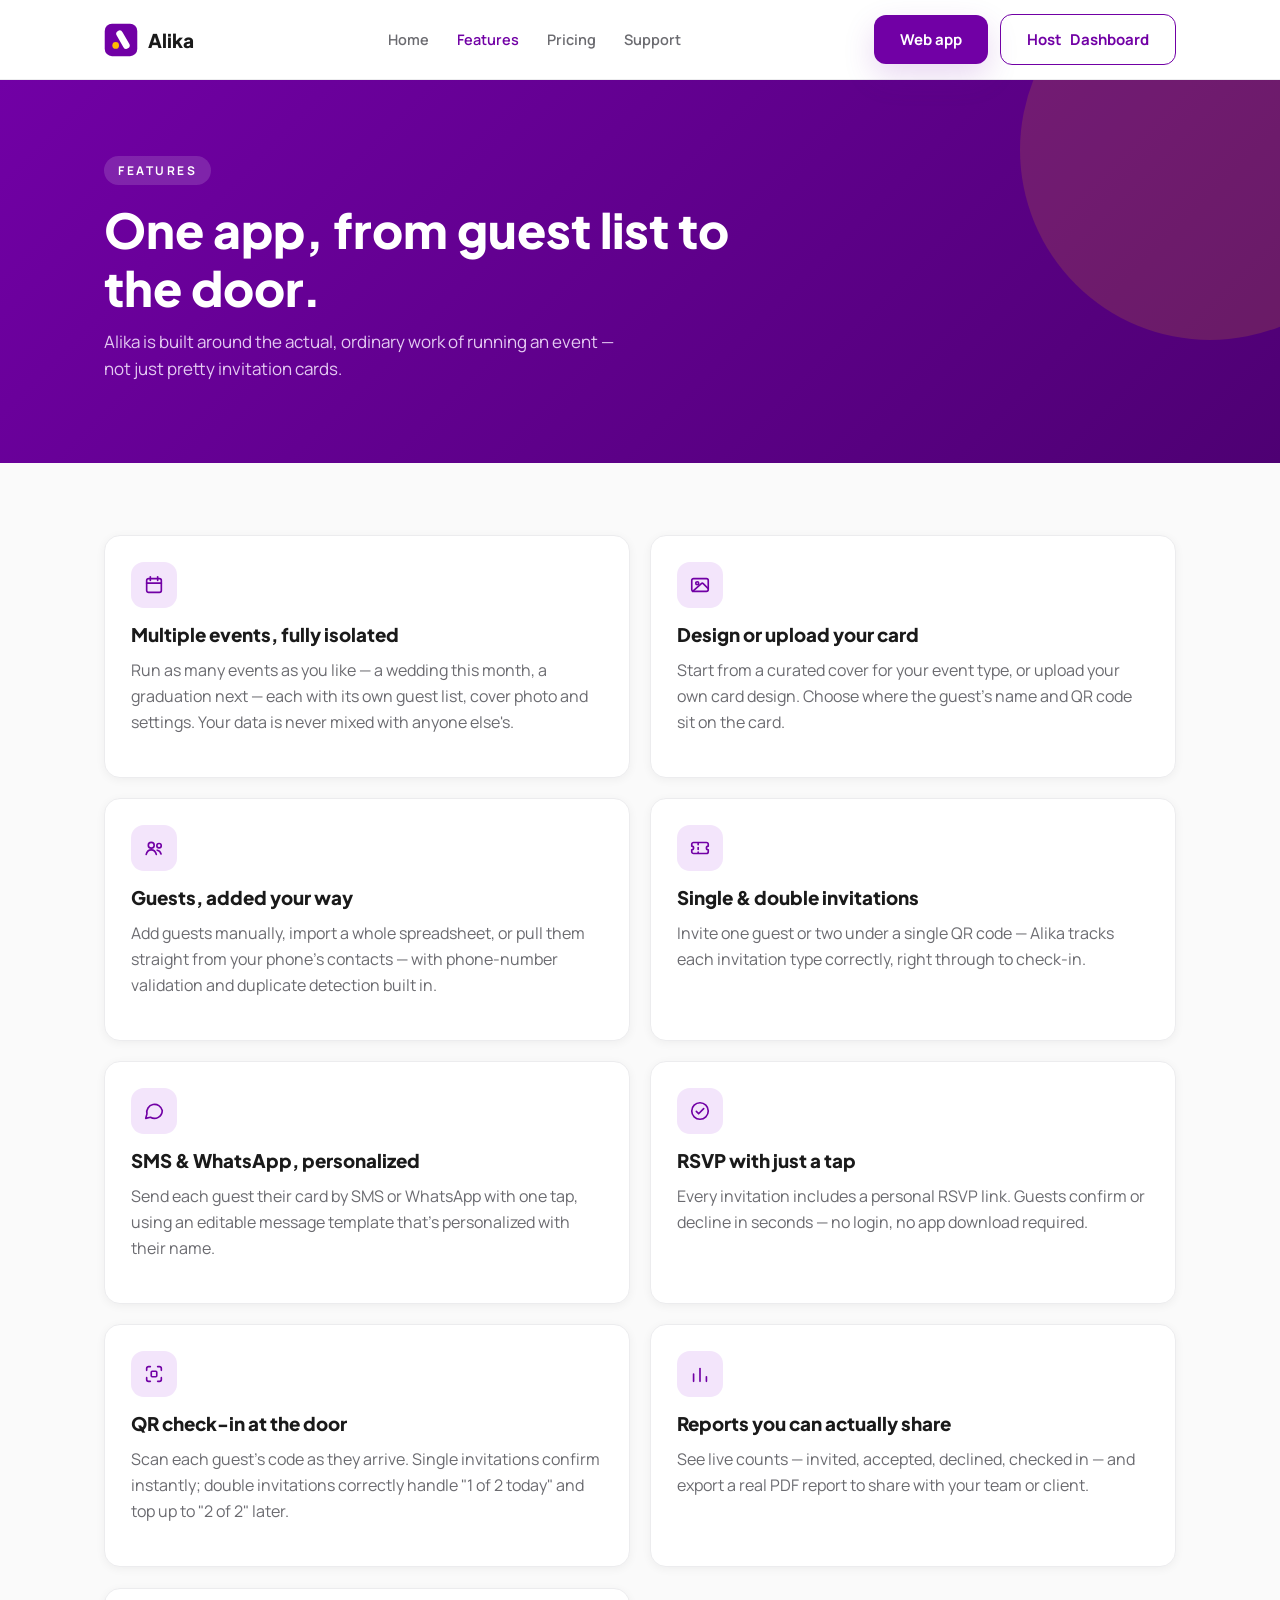
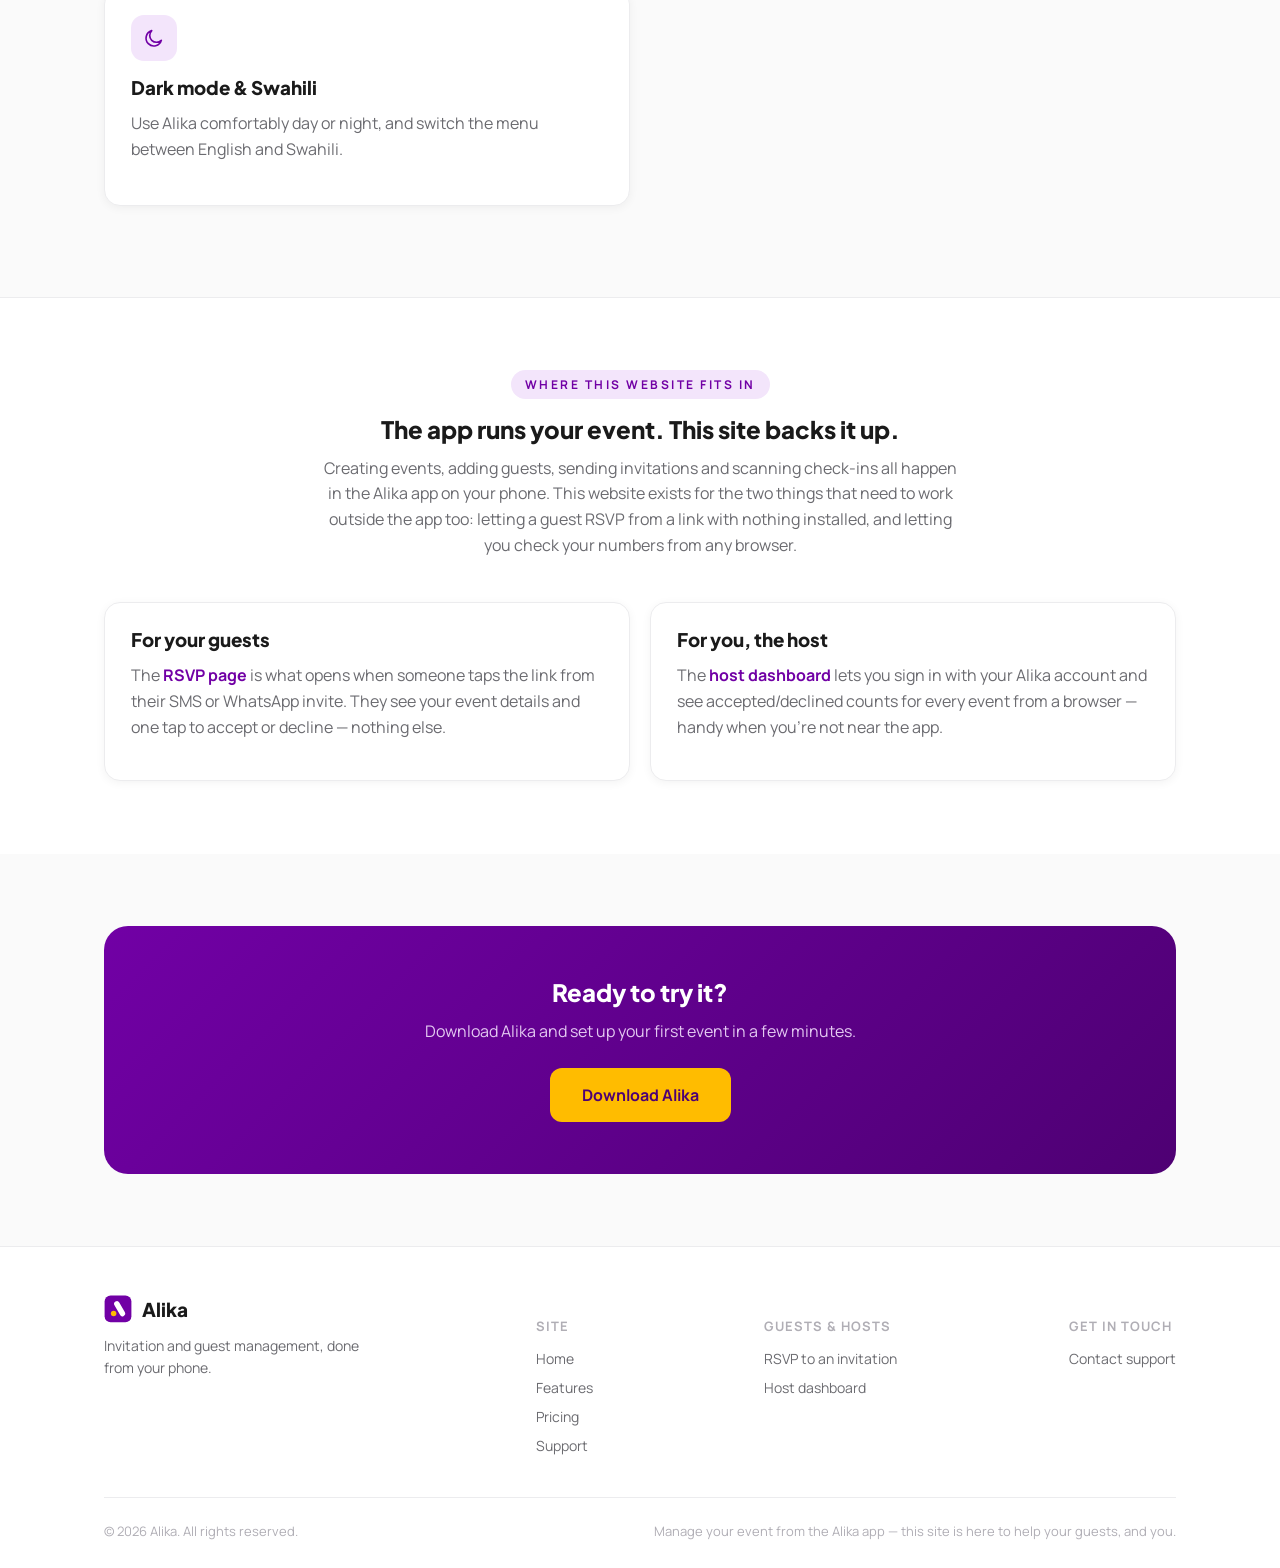
<file: features.html>
<!DOCTYPE html>
<html lang="en">
<head>
<meta charset="UTF-8" />
<meta name="viewport" content="width=device-width, initial-scale=1.0" />
<title>Features — Alika</title>
<meta name="description" content="Everything Alika does: guest list management, personalized QR invitations, SMS/WhatsApp sending, no-login RSVPs, QR check-in and live reports." />
<link rel="stylesheet" href="assets/css/style.css" />
</head>
<body>

<header class="site-header">
  <nav class="nav container">
    <a href="index.html" class="brand">
      <svg width="34" height="34" viewBox="0 0 288 288" aria-hidden="true">
        <rect x="6.22" y="5.37" width="275.56" height="275.56" rx="61.67" ry="61.67" fill="#7100A5"/>
        <circle cx="98.98" cy="190.25" r="28.35" fill="#FFBC00"/>
        <g transform="translate(-49.05 99.25) rotate(-30)"><rect x="132.33" y="56.11" width="56.69" height="170.08" rx="28.35" ry="28.35" fill="#fff"/></g>
      </svg>
      Alika
    </a>
    <div class="nav-links">
      <a href="index.html" data-page="index.html">Home</a>
      <a href="features.html" data-page="features.html">Features</a>
      <a href="pricing.html" data-page="pricing.html">Pricing</a>
      <a href="support.html" data-page="support.html">Support</a>
    </div>
    <div class="nav-cta">
      <a href="app/" class="btn btn-primary">Web app</a>
      <a href="dashboard.html" class="btn btn-outline"><span class="full">Host </span>Dashboard</a>
      <button class="nav-toggle" aria-label="Toggle menu"><span></span><span></span><span></span></button>
    </div>
  </nav>
</header>

<section class="hero" style="padding-bottom:64px;">
  <div class="container">
    <div class="hero-inner" data-reveal="up">
      <span class="eyebrow">Features</span>
      <h1>One app, from guest list to the door.</h1>
      <p class="lead">Alika is built around the actual, ordinary work of running an event — not just pretty invitation cards.</p>
    </div>
  </div>
</section>

<section>
  <div class="container">

    <div class="grid grid-2" style="margin-bottom:20px;">
      <div class="card" data-reveal="left">
        <div class="feature-icon">
          <svg class="icon" viewBox="0 0 24 24"><rect x="4" y="5" width="16" height="15" rx="2"/><line x1="4" y1="10" x2="20" y2="10"/><line x1="8" y1="3" x2="8" y2="7"/><line x1="16" y1="3" x2="16" y2="7"/></svg>
        </div>
        <h3>Multiple events, fully isolated</h3>
        <p>Run as many events as you like — a wedding this month, a graduation next — each with its own guest list, cover photo and settings. Your data is never mixed with anyone else's.</p>
      </div>
      <div class="card" data-reveal="right">
        <div class="feature-icon">
          <svg class="icon" viewBox="0 0 24 24"><rect x="3" y="5" width="18" height="14" rx="2"/><circle cx="9" cy="10" r="1.6"/><path d="M21 16l-5.5-5.5a1.5 1.5 0 0 0-2 0L4 19"/></svg>
        </div>
        <h3>Design or upload your card</h3>
        <p>Start from a curated cover for your event type, or upload your own card design. Choose where the guest's name and QR code sit on the card.</p>
      </div>
      <div class="card" data-reveal="left">
        <div class="feature-icon">
          <svg class="icon" viewBox="0 0 24 24"><circle cx="9" cy="9" r="3.2"/><path d="M3.5 19c.7-3 3-5 5.5-5s4.8 2 5.5 5"/><circle cx="17.5" cy="9.5" r="2.4"/><path d="M15.5 14.4c2 .3 3.6 1.9 4.2 4.1"/></svg>
        </div>
        <h3>Guests, added your way</h3>
        <p>Add guests manually, import a whole spreadsheet, or pull them straight from your phone's contacts — with phone-number validation and duplicate detection built in.</p>
      </div>
      <div class="card" data-reveal="right">
        <div class="feature-icon">
          <svg class="icon" viewBox="0 0 24 24"><path d="M3 8a2 2 0 0 1 2-2h14a2 2 0 0 1 2 2v2a2 2 0 0 0 0 4v2a2 2 0 0 1-2 2H5a2 2 0 0 1-2-2v-2a2 2 0 0 0 0-4V8Z"/><line x1="10" y1="6.5" x2="10" y2="17.5" stroke-dasharray="2 3"/></svg>
        </div>
        <h3>Single &amp; double invitations</h3>
        <p>Invite one guest or two under a single QR code — Alika tracks each invitation type correctly, right through to check-in.</p>
      </div>
      <div class="card" data-reveal="left">
        <div class="feature-icon">
          <svg class="icon" viewBox="0 0 24 24"><path d="M21 11.5a8.5 8.5 0 0 1-12.9 7.3L3 20l1.3-4.9A8.5 8.5 0 1 1 21 11.5Z"/></svg>
        </div>
        <h3>SMS &amp; WhatsApp, personalized</h3>
        <p>Send each guest their card by SMS or WhatsApp with one tap, using an editable message template that's personalized with their name.</p>
      </div>
      <div class="card" data-reveal="right">
        <div class="feature-icon">
          <svg class="icon" viewBox="0 0 24 24"><circle cx="12" cy="12" r="9"/><path d="M8 12.5l2.5 2.5L16 9.5"/></svg>
        </div>
        <h3>RSVP with just a tap</h3>
        <p>Every invitation includes a personal RSVP link. Guests confirm or decline in seconds — no login, no app download required.</p>
      </div>
      <div class="card" data-reveal="left">
        <div class="feature-icon">
          <svg class="icon" viewBox="0 0 24 24"><path d="M4 8V6a2 2 0 0 1 2-2h2"/><path d="M4 16v2a2 2 0 0 0 2 2h2"/><path d="M20 8V6a2 2 0 0 0-2-2h-2"/><path d="M20 16v2a2 2 0 0 1-2 2h-2"/><rect x="9" y="9" width="6" height="6" rx="1"/></svg>
        </div>
        <h3>QR check-in at the door</h3>
        <p>Scan each guest's code as they arrive. Single invitations confirm instantly; double invitations correctly handle "1 of 2 today" and top up to "2 of 2" later.</p>
      </div>
      <div class="card" data-reveal="right">
        <div class="feature-icon">
          <svg class="icon" viewBox="0 0 24 24"><line x1="5" y1="20" x2="5" y2="12"/><line x1="12" y1="20" x2="12" y2="6"/><line x1="19" y1="20" x2="19" y2="15"/></svg>
        </div>
        <h3>Reports you can actually share</h3>
        <p>See live counts — invited, accepted, declined, checked in — and export a real PDF report to share with your team or client.</p>
      </div>
      <div class="card" data-reveal="left">
        <div class="feature-icon">
          <svg class="icon" viewBox="0 0 24 24"><path d="M20 14.5A8.5 8.5 0 1 1 9.5 4a7 7 0 0 0 10.5 10.5Z"/></svg>
        </div>
        <h3>Dark mode &amp; Swahili</h3>
        <p>Use Alika comfortably day or night, and switch the menu between English and Swahili.</p>
      </div>
    </div>

  </div>
</section>

<section style="background:#fff; border-top:1px solid var(--border);">
  <div class="container">
    <div class="section-head center" data-reveal="up">
      <span class="eyebrow">Where this website fits in</span>
      <h2>The app runs your event. This site backs it up.</h2>
      <p>Creating events, adding guests, sending invitations and scanning check-ins all happen in the Alika app on your phone. This website exists for the two things that need to work outside the app too: letting a guest RSVP from a link with nothing installed, and letting you check your numbers from any browser.</p>
    </div>
    <div class="grid grid-2">
      <div class="card" data-reveal="left">
        <h3>For your guests</h3>
        <p style="margin-bottom:14px;">The <a href="rsvp.html" style="color:var(--purple); font-weight:700;">RSVP page</a> is what opens when someone taps the link from their SMS or WhatsApp invite. They see your event details and one tap to accept or decline — nothing else.</p>
      </div>
      <div class="card" data-reveal="right">
        <h3>For you, the host</h3>
        <p style="margin-bottom:14px;">The <a href="dashboard.html" style="color:var(--purple); font-weight:700;">host dashboard</a> lets you sign in with your Alika account and see accepted/declined counts for every event from a browser — handy when you're not near the app.</p>
      </div>
    </div>
  </div>
</section>

<section>
  <div class="container">
    <div class="cta-band" data-reveal="scale">
      <h2>Ready to try it?</h2>
      <p>Download Alika and set up your first event in a few minutes.</p>
      <div class="hero-actions" style="justify-content:center; margin-top:24px;">
        <a href="support.html#download-alika" class="btn btn-gold btn-lg">Download Alika</a>
      </div>
    </div>
  </div>
</section>

<footer class="site-footer">
  <div class="container">
    <div class="footer-grid">
      <div class="footer-col" style="max-width:260px;">
        <div class="brand" style="margin-bottom:12px;">
          <svg width="28" height="28" viewBox="0 0 288 288" aria-hidden="true">
            <rect x="6.22" y="5.37" width="275.56" height="275.56" rx="61.67" ry="61.67" fill="#7100A5"/>
            <circle cx="98.98" cy="190.25" r="28.35" fill="#FFBC00"/>
            <g transform="translate(-49.05 99.25) rotate(-30)"><rect x="132.33" y="56.11" width="56.69" height="170.08" rx="28.35" ry="28.35" fill="#fff"/></g>
          </svg>
          Alika
        </div>
        <p style="margin-bottom:0;">Invitation and guest management, done from your phone.</p>
      </div>
      <div class="footer-col">
        <h5>Site</h5>
        <a href="index.html">Home</a>
        <a href="features.html">Features</a>
        <a href="pricing.html">Pricing</a>
        <a href="support.html">Support</a>
      </div>
      <div class="footer-col">
        <h5>Guests &amp; hosts</h5>
        <a href="rsvp.html">RSVP to an invitation</a>
        <a href="dashboard.html">Host dashboard</a>
      </div>
      <div class="footer-col">
        <h5>Get in touch</h5>
        <a href="support.html">Contact support</a>
      </div>
    </div>
    <div class="footer-bottom">
      <span>© 2026 Alika. All rights reserved.</span>
      <span>Manage your event from the Alika app — this site is here to help your guests, and you.</span>
    </div>
  </div>
</footer>

<script src="assets/js/site.js"></script>
</body>
</html>
</file>
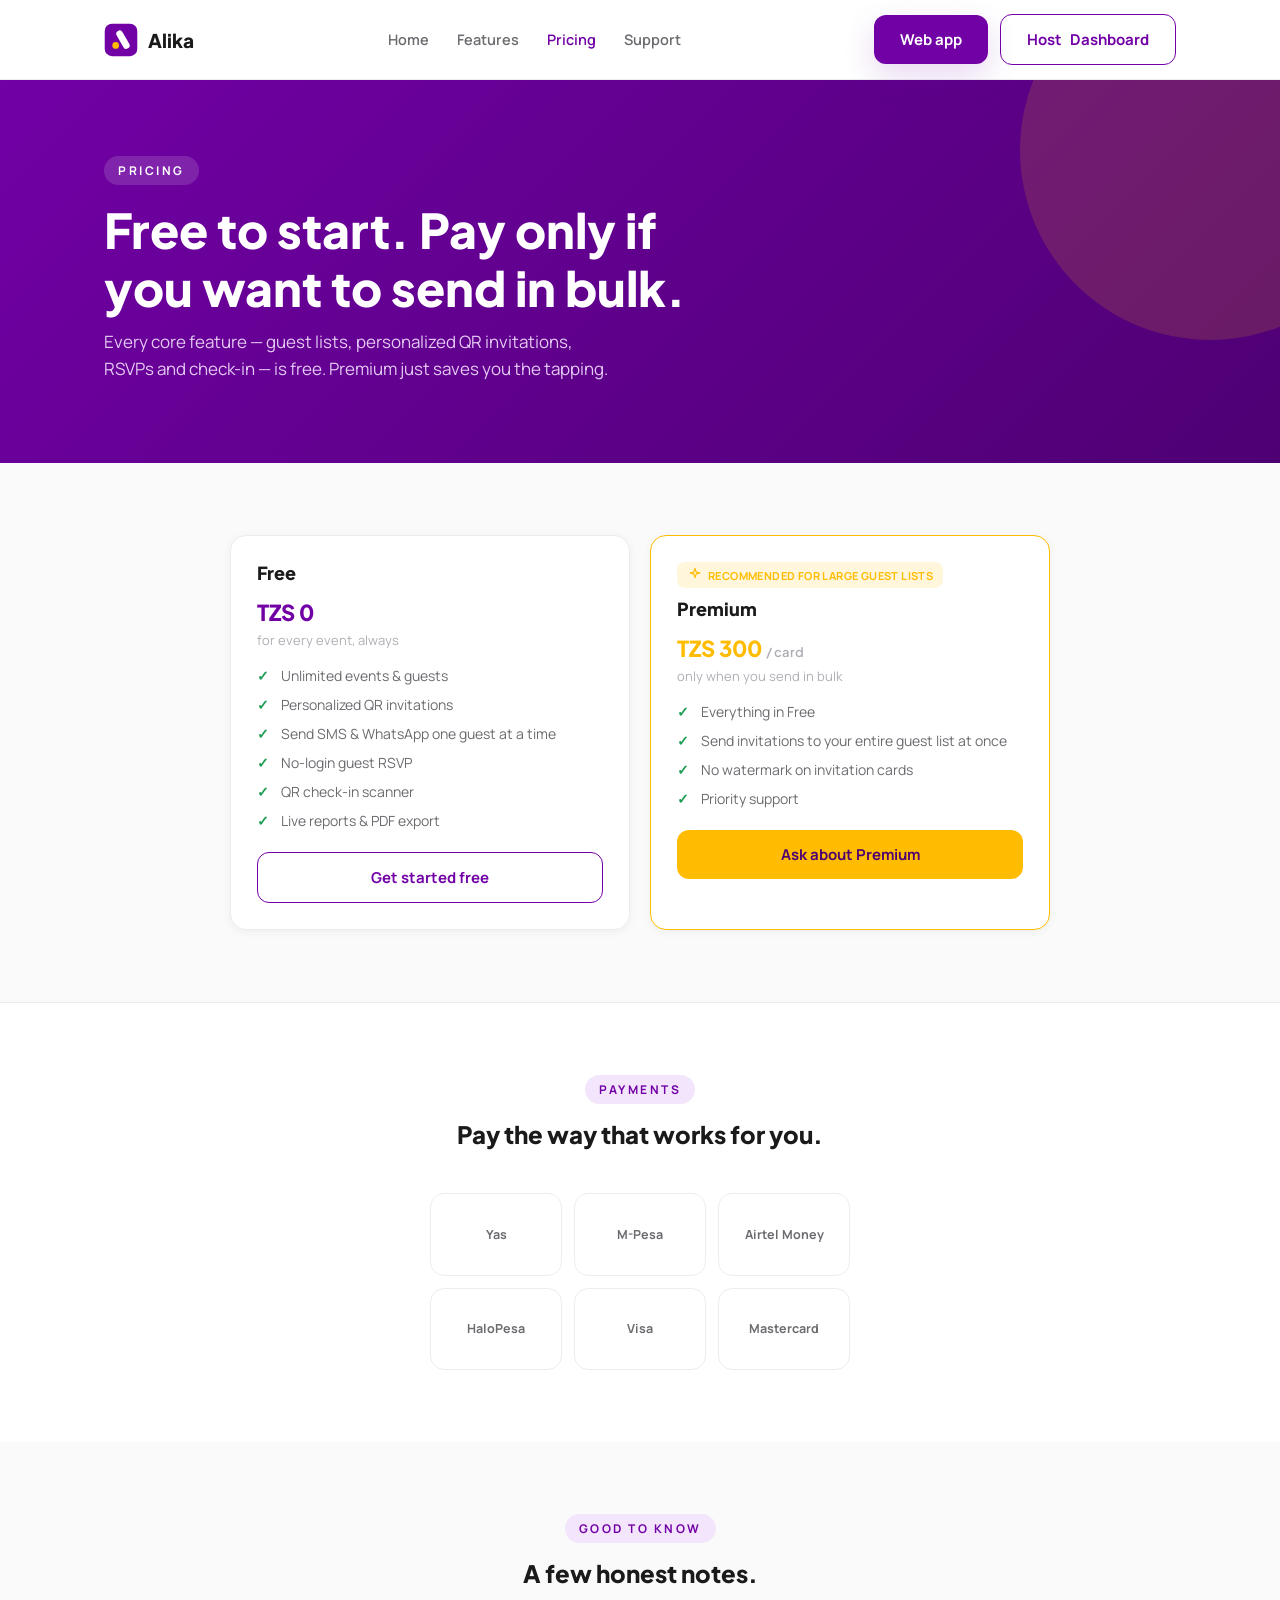
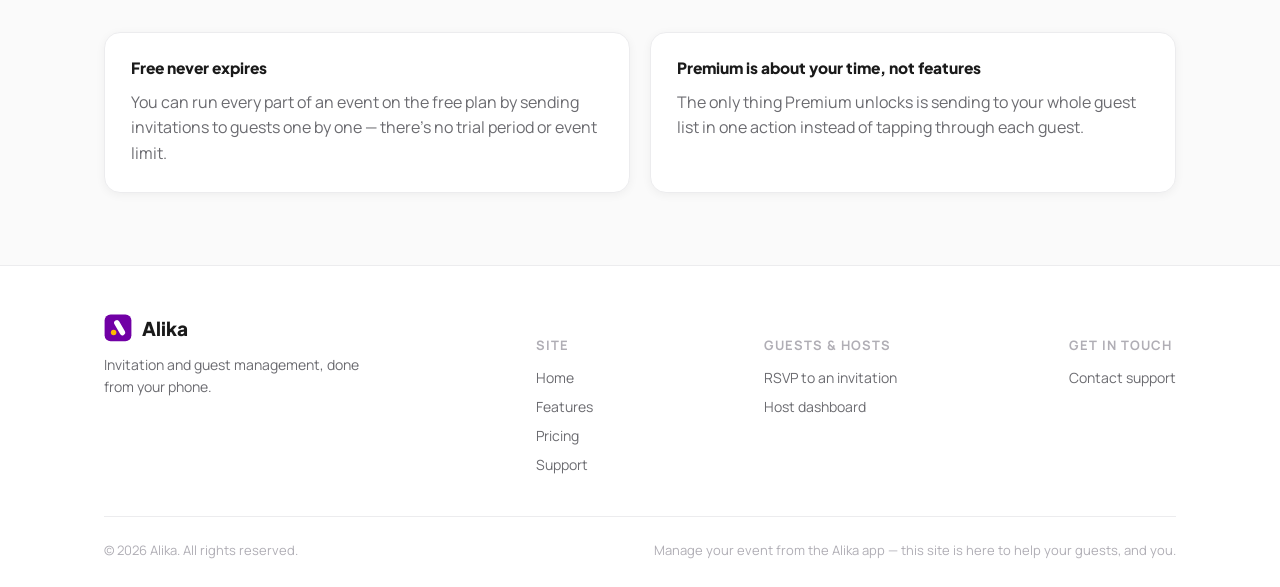
<file: pricing.html>
<!DOCTYPE html>
<html lang="en">
<head>
<meta charset="UTF-8" />
<meta name="viewport" content="width=device-width, initial-scale=1.0" />
<title>Pricing — Alika</title>
<meta name="description" content="Alika is free to use for sending invitations one by one. Upgrade to Premium to send your whole guest list at once." />
<link rel="stylesheet" href="assets/css/style.css" />
</head>
<body>

<header class="site-header">
  <nav class="nav container">
    <a href="index.html" class="brand">
      <svg width="34" height="34" viewBox="0 0 288 288" aria-hidden="true">
        <rect x="6.22" y="5.37" width="275.56" height="275.56" rx="61.67" ry="61.67" fill="#7100A5"/>
        <circle cx="98.98" cy="190.25" r="28.35" fill="#FFBC00"/>
        <g transform="translate(-49.05 99.25) rotate(-30)"><rect x="132.33" y="56.11" width="56.69" height="170.08" rx="28.35" ry="28.35" fill="#fff"/></g>
      </svg>
      Alika
    </a>
    <div class="nav-links">
      <a href="index.html" data-page="index.html">Home</a>
      <a href="features.html" data-page="features.html">Features</a>
      <a href="pricing.html" data-page="pricing.html">Pricing</a>
      <a href="support.html" data-page="support.html">Support</a>
    </div>
    <div class="nav-cta">
      <a href="app/" class="btn btn-primary">Web app</a>
      <a href="dashboard.html" class="btn btn-outline"><span class="full">Host </span>Dashboard</a>
      <button class="nav-toggle" aria-label="Toggle menu"><span></span><span></span><span></span></button>
    </div>
  </nav>
</header>

<section class="hero" style="padding-bottom:64px;">
  <div class="container">
    <div class="hero-inner" data-reveal="up">
      <span class="eyebrow">Pricing</span>
      <h1>Free to start. Pay only if you want to send in bulk.</h1>
      <p class="lead">Every core feature — guest lists, personalized QR invitations, RSVPs and check-in — is free. Premium just saves you the tapping.</p>
    </div>
  </div>
</section>

<section>
  <div class="container">
    <div class="grid grid-2" style="max-width:820px; margin:0 auto;">
      <div class="card plan-card" data-reveal="left">
        <h3 style="font-size:18px;">Free</h3>
        <div class="plan-price free">TZS 0</div>
        <p class="small muted" style="margin-bottom:0;">for every event, always</p>
        <ul class="plan-list">
          <li>Unlimited events &amp; guests</li>
          <li>Personalized QR invitations</li>
          <li>Send SMS &amp; WhatsApp one guest at a time</li>
          <li>No-login guest RSVP</li>
          <li>QR check-in scanner</li>
          <li>Live reports &amp; PDF export</li>
        </ul>
        <a href="support.html#download-alika" class="btn btn-outline btn-block">Get started free</a>
      </div>
      <div class="card plan-card premium" data-reveal="right">
        <span class="badge-recommended">
          <svg class="icon icon-sm icon-gold" viewBox="0 0 24 24" fill="currentColor" stroke="none"><path d="M12 2l1.8 5.6L19.5 9l-5.7 1.4L12 16l-1.8-5.6L4.5 9l5.7-1.4L12 2Z"/></svg>
          RECOMMENDED FOR LARGE GUEST LISTS
        </span>
        <h3 style="font-size:18px;">Premium</h3>
        <div class="plan-price">TZS 300 <span class="small muted" style="font-weight:600;">/ card</span></div>
        <p class="small muted" style="margin-bottom:0;">only when you send in bulk</p>
        <ul class="plan-list">
          <li>Everything in Free</li>
          <li>Send invitations to your entire guest list at once</li>
          <li>No watermark on invitation cards</li>
          <li>Priority support</li>
        </ul>
        <a href="support.html#download-alika" class="btn btn-gold btn-block">Ask about Premium</a>
      </div>
    </div>
  </div>
</section>

<section style="background:#fff; border-top:1px solid var(--border);">
  <div class="container">
    <div class="section-head center" data-reveal="up">
      <span class="eyebrow">Payments</span>
      <h2>Pay the way that works for you.</h2>
    </div>
    <div class="pay-grid" style="margin:0 auto;" data-reveal="up">
      <div class="pay-tile">Yas</div>
      <div class="pay-tile">M-Pesa</div>
      <div class="pay-tile">Airtel Money</div>
      <div class="pay-tile">HaloPesa</div>
      <div class="pay-tile">Visa</div>
      <div class="pay-tile">Mastercard</div>
    </div>
  </div>
</section>

<section>
  <div class="container">
    <div class="section-head center" data-reveal="up">
      <span class="eyebrow">Good to know</span>
      <h2>A few honest notes.</h2>
    </div>
    <div class="grid grid-2">
      <div class="card" data-reveal="left">
        <h3 style="font-size:15.5px;">Free never expires</h3>
        <p style="margin-bottom:0;">You can run every part of an event on the free plan by sending invitations to guests one by one — there's no trial period or event limit.</p>
      </div>
      <div class="card" data-reveal="right">
        <h3 style="font-size:15.5px;">Premium is about your time, not features</h3>
        <p style="margin-bottom:0;">The only thing Premium unlocks is sending to your whole guest list in one action instead of tapping through each guest.</p>
      </div>
    </div>
  </div>
</section>

<footer class="site-footer">
  <div class="container">
    <div class="footer-grid">
      <div class="footer-col" style="max-width:260px;">
        <div class="brand" style="margin-bottom:12px;">
          <svg width="28" height="28" viewBox="0 0 288 288" aria-hidden="true">
            <rect x="6.22" y="5.37" width="275.56" height="275.56" rx="61.67" ry="61.67" fill="#7100A5"/>
            <circle cx="98.98" cy="190.25" r="28.35" fill="#FFBC00"/>
            <g transform="translate(-49.05 99.25) rotate(-30)"><rect x="132.33" y="56.11" width="56.69" height="170.08" rx="28.35" ry="28.35" fill="#fff"/></g>
          </svg>
          Alika
        </div>
        <p style="margin-bottom:0;">Invitation and guest management, done from your phone.</p>
      </div>
      <div class="footer-col">
        <h5>Site</h5>
        <a href="index.html">Home</a>
        <a href="features.html">Features</a>
        <a href="pricing.html">Pricing</a>
        <a href="support.html">Support</a>
      </div>
      <div class="footer-col">
        <h5>Guests &amp; hosts</h5>
        <a href="rsvp.html">RSVP to an invitation</a>
        <a href="dashboard.html">Host dashboard</a>
      </div>
      <div class="footer-col">
        <h5>Get in touch</h5>
        <a href="support.html">Contact support</a>
      </div>
    </div>
    <div class="footer-bottom">
      <span>© 2026 Alika. All rights reserved.</span>
      <span>Manage your event from the Alika app — this site is here to help your guests, and you.</span>
    </div>
  </div>
</footer>

<script src="assets/js/site.js"></script>
</body>
</html>
</file>
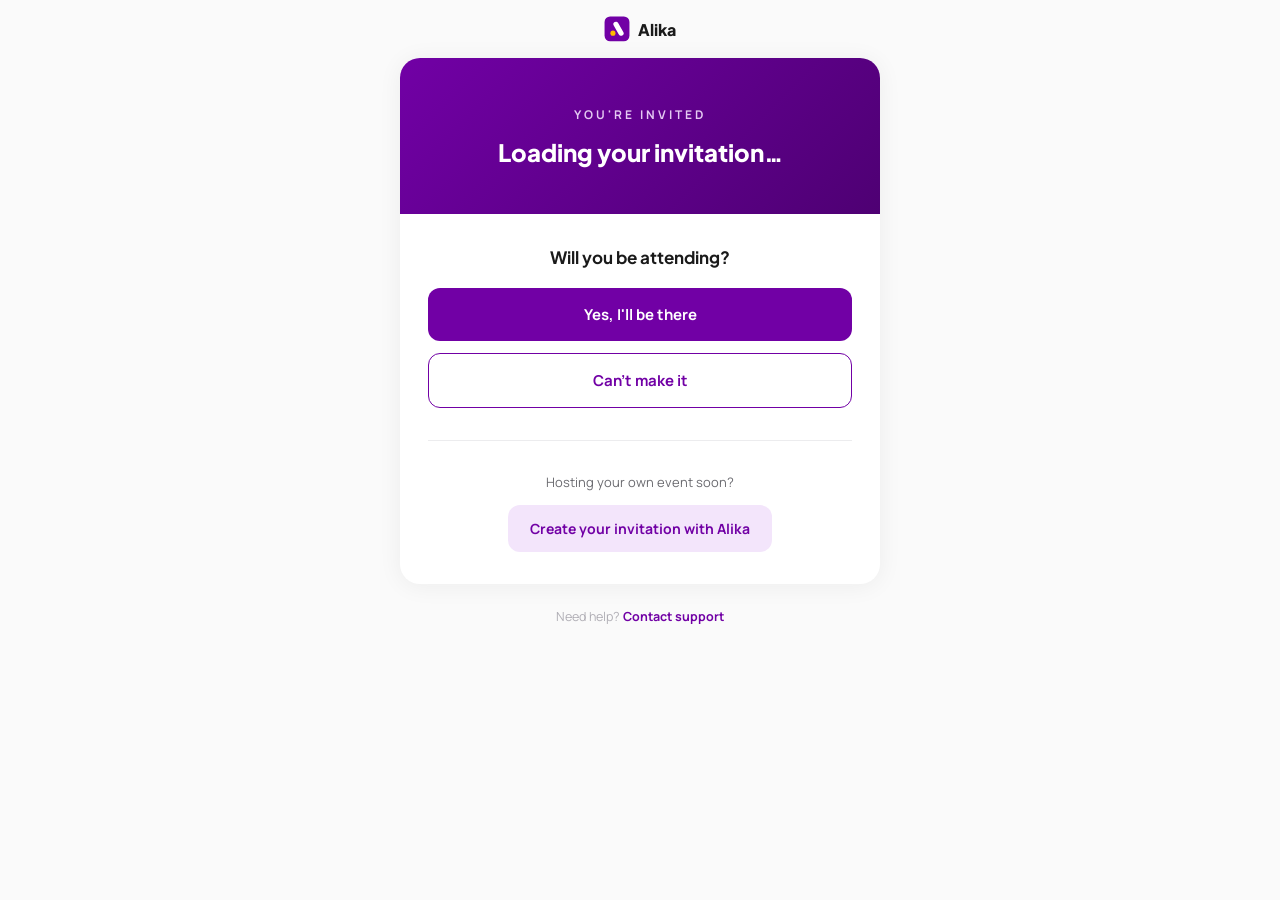
<file: rsvp.html>
<!DOCTYPE html>
<html lang="en">
<head>
<meta charset="UTF-8" />
<meta name="viewport" content="width=device-width, initial-scale=1.0" />
<title>You're invited — Alika</title>
<meta name="description" content="Confirm your RSVP for this event." />
<style>
  @import url('https://fonts.googleapis.com/css2?family=Plus+Jakarta+Sans:wght@500;700;800&family=Manrope:wght@400;500;600;700&display=swap');

  * { box-sizing: border-box; margin: 0; padding: 0; }
  body {
    font-family: 'Manrope', sans-serif;
    background: #FAFAFA;
    color: #1A1A1A;
    min-height: 100vh;
    display: flex;
    flex-direction: column;
    align-items: center;
  }
  a { text-decoration: none; }

  .mini-nav {
    width: 100%;
    display: flex;
    justify-content: center;
    padding: 16px 20px;
  }
  .mini-nav .brand {
    display: flex; align-items: center; gap: 8px;
    font-family: 'Plus Jakarta Sans', sans-serif; font-weight: 800; font-size: 16px; color: #1A1A1A;
  }

  .page {
    width: 100%; max-width: 480px; background: #fff; border-radius: 20px; overflow: hidden;
    box-shadow: 0 2px 24px rgba(26,26,26,0.06); margin-bottom: 24px;
    opacity: 0; transform: translateY(18px);
    animation: page-in .6s cubic-bezier(.2,.7,.3,1) .1s forwards;
  }
  @keyframes page-in { to { opacity: 1; transform: none; } }
  @media (prefers-reduced-motion: reduce) {
    .page { animation: none; opacity: 1; transform: none; }
  }

  .header {
    background: linear-gradient(135deg, #7100A5 0%, #4E0073 100%);
    background-size: cover;
    background-position: center;
    padding: 48px 28px 36px;
    text-align: center;
  }
  .eyebrow {
    font-family: 'Manrope', sans-serif;
    font-size: 12px;
    letter-spacing: 3px;
    color: #E4C9F2;
    font-weight: 700;
  }
  .event-title {
    font-family: 'Plus Jakarta Sans', sans-serif;
    font-weight: 800;
    font-size: 24px;
    color: #fff;
    margin-top: 14px;
    line-height: 1.3;
  }
  .event-meta {
    font-family: 'Manrope', sans-serif;
    font-size: 14px;
    color: #E4C9F2;
    margin-top: 10px;
  }
  .guest-name {
    display: inline-block;
    margin-top: 16px;
    background: rgba(255,255,255,0.14);
    color: #fff;
    font-weight: 700;
    font-size: 13px;
    padding: 6px 14px;
    border-radius: 999px;
  }

  .body { padding: 32px 28px; }

  /* ---------- countdown ---------- */
  .countdown-wrap { margin-bottom: 28px; }
  .countdown-label {
    text-align: center; font-family: 'Manrope', sans-serif; font-weight: 700; font-size: 12px;
    letter-spacing: .5px; color: #7100A5; text-transform: uppercase; margin-bottom: 12px;
  }
  .countdown { display: flex; justify-content: center; gap: 10px; }
  .countdown .unit {
    background: #FAFAFA; border: 1px solid #ECECEE; border-radius: 12px;
    padding: 10px 6px; min-width: 58px; text-align: center;
  }
  .countdown .num { font-family: 'Plus Jakarta Sans', sans-serif; font-weight: 800; font-size: 19px; color: #7100A5; }
  .countdown .lbl { font-size: 9.5px; text-transform: uppercase; letter-spacing: .5px; color: #6B6B70; margin-top: 2px; }
  .today-banner {
    text-align: center; background: #F3E5FB; color: #7100A5; font-weight: 700; font-size: 13.5px;
    padding: 13px; border-radius: 12px;
  }

  .question {
    font-family: 'Plus Jakarta Sans', sans-serif;
    font-weight: 700;
    font-size: 17px;
    text-align: center;
    margin-bottom: 20px;
  }

  .rsvp-buttons { display: flex; flex-direction: column; gap: 12px; }
  button {
    font-family: 'Manrope', sans-serif;
    font-weight: 700;
    font-size: 15px;
    padding: 16px;
    border-radius: 12px;
    border: none;
    cursor: pointer;
    width: 100%;
  }
  .btn-yes { background: #7100A5; color: #fff; }
  .btn-yes:hover { background: #5c0086; }
  .btn-no { background: #fff; color: #7100A5; border: 1.5px solid #7100A5; }
  .btn-no:hover { background: #F3E5FB; }
  button:disabled { opacity: 0.6; cursor: default; }

  .status {
    display: none;
    text-align: center;
    margin-top: 4px;
    padding: 18px;
    border-radius: 12px;
    font-family: 'Manrope', sans-serif;
    font-weight: 700;
    font-size: 14px;
  }
  .status.confirmed { background: #E8F8EE; color: #1F9D55; }
  .status.declined { background: #FDEAEC; color: #E0364A; }

  .divider { height: 1px; background: #ECECEE; margin: 32px 0; }

  .growth { text-align: center; }
  .growth p { font-family: 'Manrope', sans-serif; font-size: 13px; color: #6B6B70; margin-bottom: 14px; }
  .growth a {
    display: inline-block;
    background: #F3E5FB;
    color: #7100A5;
    font-family: 'Manrope', sans-serif;
    font-weight: 700;
    font-size: 14px;
    padding: 14px 22px;
    border-radius: 12px;
  }
  .growth a:hover { background: #ecd4fa; }

  .site-foot { font-size: 12.5px; color: #B0AEB5; padding: 0 20px 32px; text-align: center; }
  .site-foot a { color: #7100A5; font-weight: 700; }
  .hidden { display: none !important; }
</style>
</head>
<body>

  <div class="mini-nav">
    <a href="index.html" class="brand">
      <svg width="26" height="26" viewBox="0 0 288 288" aria-hidden="true">
        <rect x="6.22" y="5.37" width="275.56" height="275.56" rx="61.67" ry="61.67" fill="#7100A5"/>
        <circle cx="98.98" cy="190.25" r="28.35" fill="#FFBC00"/>
        <g transform="translate(-49.05 99.25) rotate(-30)"><rect x="132.33" y="56.11" width="56.69" height="170.08" rx="28.35" ry="28.35" fill="#fff"/></g>
      </svg>
      Alika
    </a>
  </div>

  <div class="page">
    <div class="header" id="pageHeader">
      <div class="eyebrow">YOU'RE INVITED</div>
      <div class="event-title" id="eventTitle">Loading your invitation…</div>
      <div class="event-meta" id="eventMeta"></div>
      <div class="guest-name hidden" id="guestName"></div>
    </div>

    <div class="body">
      <div class="countdown-wrap hidden" id="countdownSection">
        <div class="countdown-label">Counting down</div>
        <div class="countdown" id="countdown">
          <div class="unit"><div class="num" id="cdDays">00</div><div class="lbl">Days</div></div>
          <div class="unit"><div class="num" id="cdHours">00</div><div class="lbl">Hours</div></div>
          <div class="unit"><div class="num" id="cdMinutes">00</div><div class="lbl">Mins</div></div>
          <div class="unit"><div class="num" id="cdSeconds">00</div><div class="lbl">Secs</div></div>
        </div>
        <div class="today-banner hidden" id="todayBanner">The celebration is here — see you soon!</div>
      </div>

      <div class="question" id="question">Will you be attending?</div>
      <div class="rsvp-buttons" id="rsvpButtons">
        <button class="btn-yes" id="btnYes">Yes, I'll be there</button>
        <button class="btn-no" id="btnNo">Can't make it</button>
      </div>

      <div class="status confirmed" id="statusAccepted">You're confirmed. See you there! 🎉</div>
      <div class="status declined" id="statusDeclined">Thanks for letting us know — you'll be missed.</div>

      <div class="divider"></div>

      <div class="growth">
        <p>Hosting your own event soon?</p>
        <a href="index.html">Create your invitation with Alika</a>
      </div>
    </div>
  </div>

  <div class="site-foot">
    Need help? <a href="support.html">Contact support</a>
  </div>

<script type="module">
  import { supabase } from './assets/js/supabase-client.js';

  const params = new URLSearchParams(window.location.search);
  const code = params.get('code');

  const pageHeaderEl = document.getElementById('pageHeader');
  const eventTitleEl = document.getElementById('eventTitle');
  const eventMetaEl = document.getElementById('eventMeta');
  const guestNameEl = document.getElementById('guestName');
  const questionEl = document.getElementById('question');
  const buttonsEl = document.getElementById('rsvpButtons');
  const btnYes = document.getElementById('btnYes');
  const btnNo = document.getElementById('btnNo');

  function showStatus(choice) {
    document.getElementById('statusAccepted').style.display = 'none';
    document.getElementById('statusDeclined').style.display = 'none';
    document.getElementById(choice === 'accepted' ? 'statusAccepted' : 'statusDeclined').style.display = 'block';
    questionEl.style.display = 'none';
    buttonsEl.style.display = 'none';
  }

  function showInvalid(message) {
    eventTitleEl.textContent = message;
    eventMetaEl.textContent = '';
    questionEl.style.display = 'none';
    buttonsEl.style.display = 'none';
  }

  // ---- live countdown to the event ----
  let countdownTimer = null;
  function startCountdown(eventDate, eventTime) {
    const target = new Date(`${eventDate}T${eventTime || '00:00'}:00`);
    if (isNaN(target.getTime())) return;

    const section = document.getElementById('countdownSection');
    section.classList.remove('hidden');
    const countdownEl = document.getElementById('countdown');
    const todayBanner = document.getElementById('todayBanner');

    function tick() {
      const diff = target.getTime() - Date.now();
      if (diff <= 0) {
        countdownEl.classList.add('hidden');
        todayBanner.classList.remove('hidden');
        if (countdownTimer) clearInterval(countdownTimer);
        return;
      }
      const days = Math.floor(diff / 86400000);
      const hours = Math.floor((diff % 86400000) / 3600000);
      const mins = Math.floor((diff % 3600000) / 60000);
      const secs = Math.floor((diff % 60000) / 1000);
      document.getElementById('cdDays').textContent = String(days).padStart(2, '0');
      document.getElementById('cdHours').textContent = String(hours).padStart(2, '0');
      document.getElementById('cdMinutes').textContent = String(mins).padStart(2, '0');
      document.getElementById('cdSeconds').textContent = String(secs).padStart(2, '0');
    }
    tick();
    countdownTimer = setInterval(tick, 1000);
  }

  async function loadGuest() {
    if (!code) {
      showInvalid('Invalid invitation link');
      return;
    }

    const { data, error } = await supabase.rpc('get_guest_for_rsvp', { p_code: code });
    const guest = Array.isArray(data) ? data[0] : data;

    if (error || !guest) {
      showInvalid("We couldn't find this invitation");
      return;
    }

    eventTitleEl.textContent = guest.event_name || "You're invited";
    eventMetaEl.textContent = [guest.event_date, guest.event_time, guest.venue].filter(Boolean).join(' · ');

    // Show the host's own event cover photo behind a purple gradient (for
    // text legibility) if one was set for this event in the app.
    if (guest.cover_photo_url) {
      pageHeaderEl.style.backgroundImage =
        `linear-gradient(135deg, rgba(113,0,165,0.78) 0%, rgba(78,0,115,0.86) 100%), url("${guest.cover_photo_url}")`;
    }

    if (guest.name) {
      guestNameEl.textContent = guest.name;
      guestNameEl.classList.remove('hidden');
    }

    if (guest.event_date) startCountdown(guest.event_date, guest.event_time);

    if (guest.rsvp_status === 'accepted' || guest.rsvp_status === 'declined') {
      showStatus(guest.rsvp_status);
    }
  }

  async function respond(choice) {
    if (!code) return;
    btnYes.disabled = true;
    btnNo.disabled = true;
    const { error } = await supabase.rpc('submit_rsvp', { p_code: code, p_status: choice });
    if (!error) {
      showStatus(choice);
    } else {
      btnYes.disabled = false;
      btnNo.disabled = false;
    }
  }

  btnYes.addEventListener('click', () => respond('accepted'));
  btnNo.addEventListener('click', () => respond('declined'));

  loadGuest();
</script>
</body>
</html>
</file>
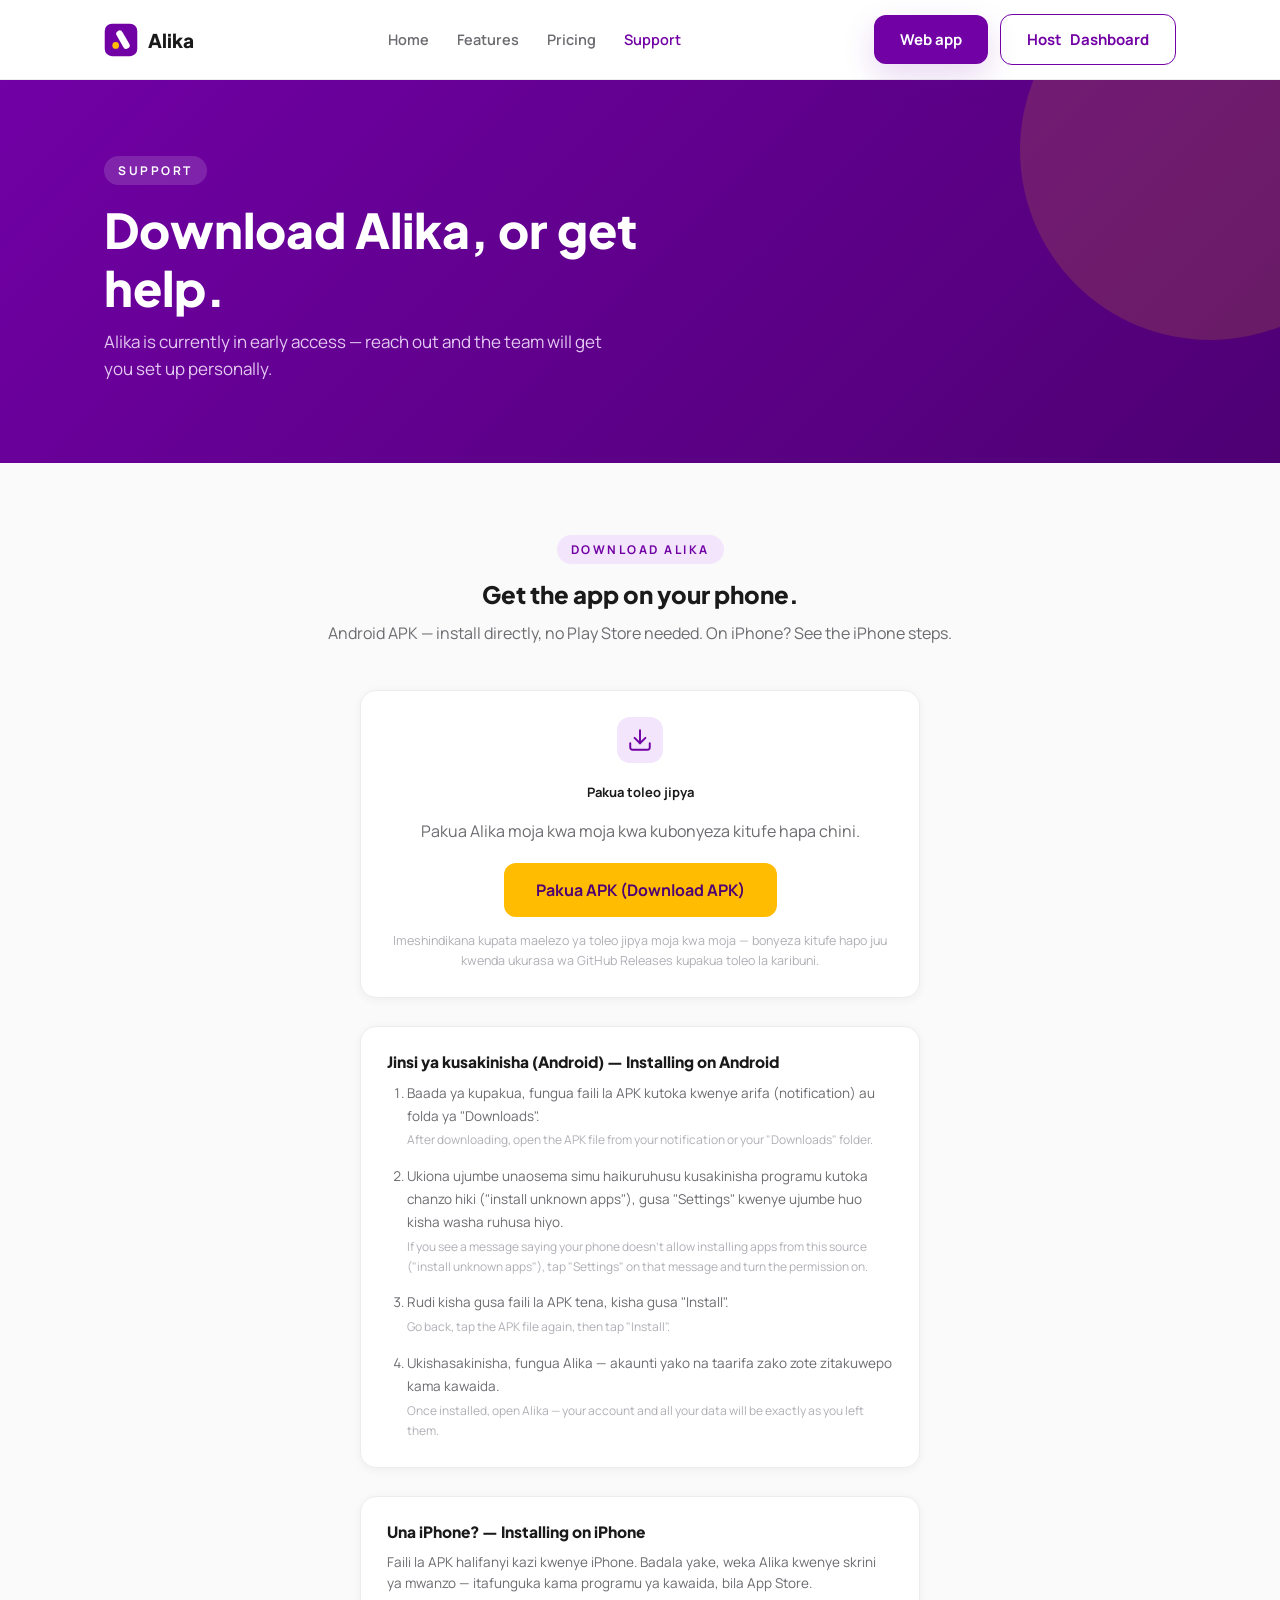
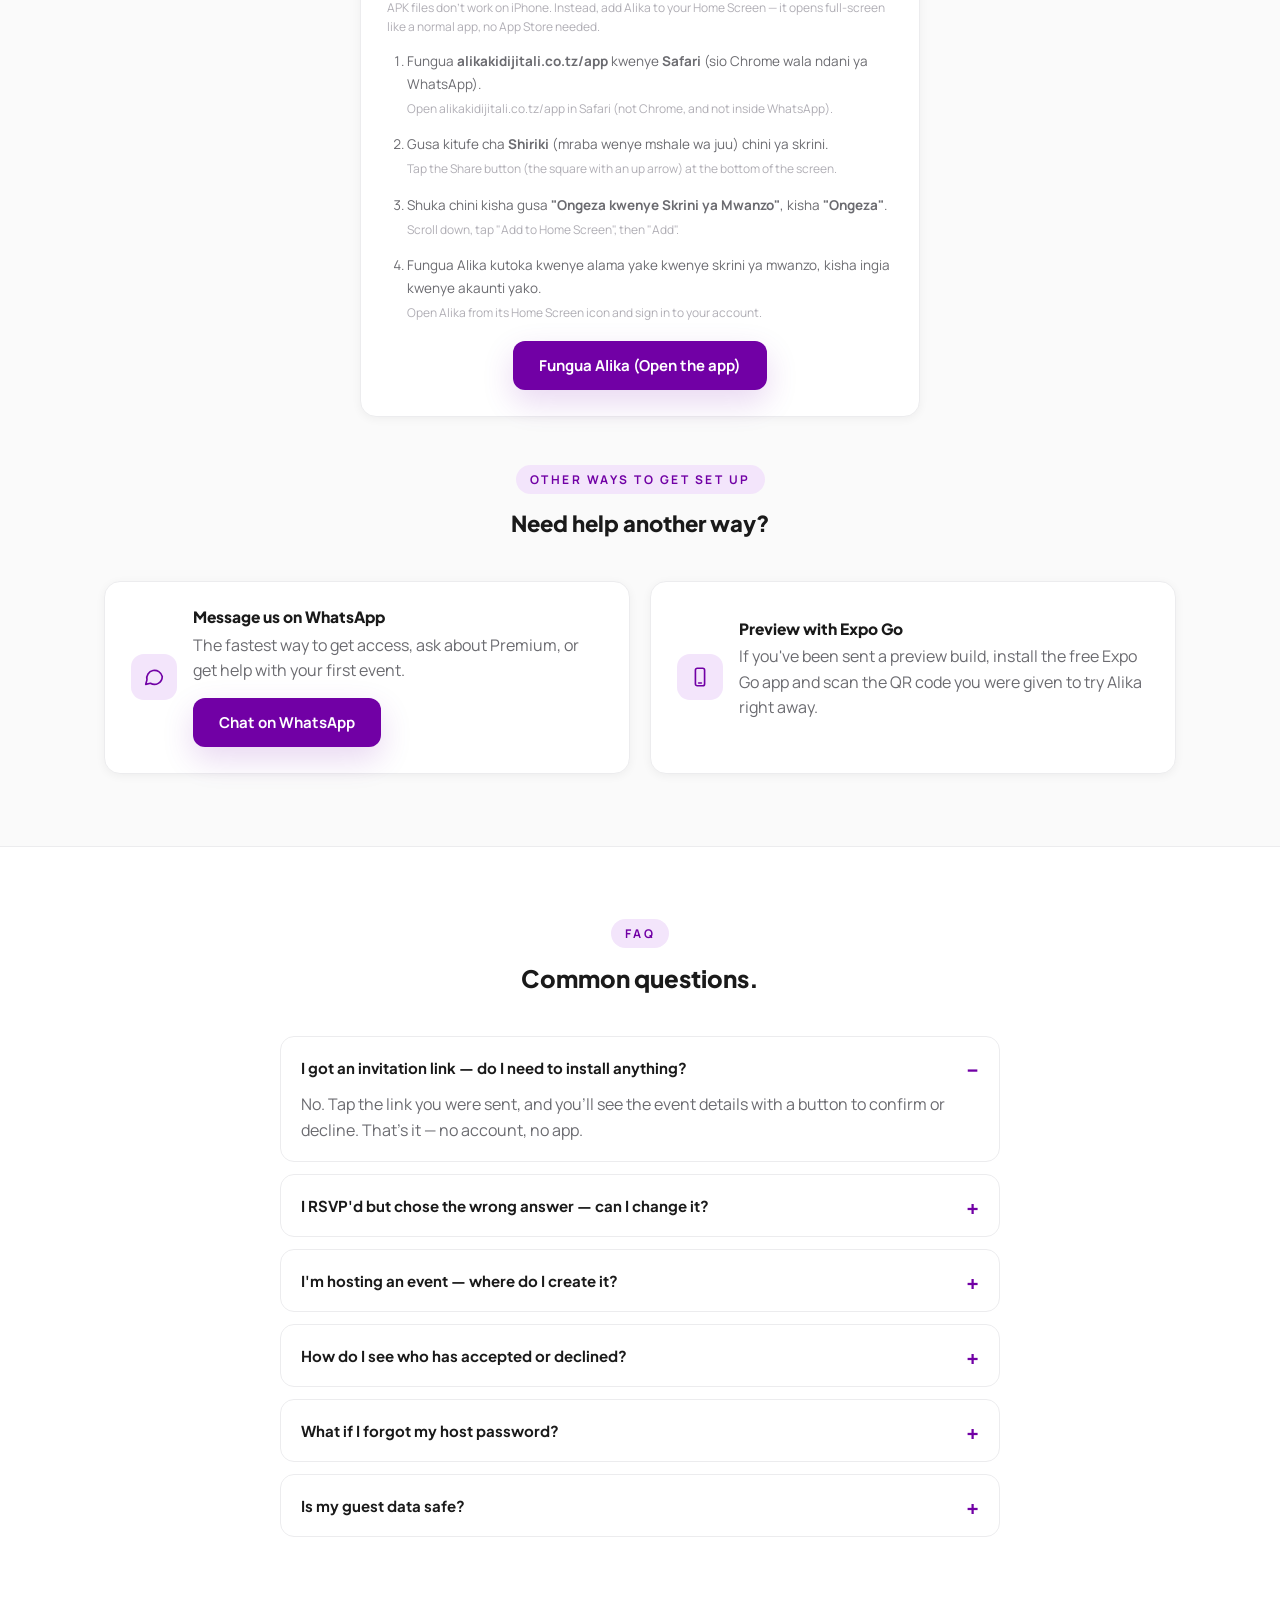
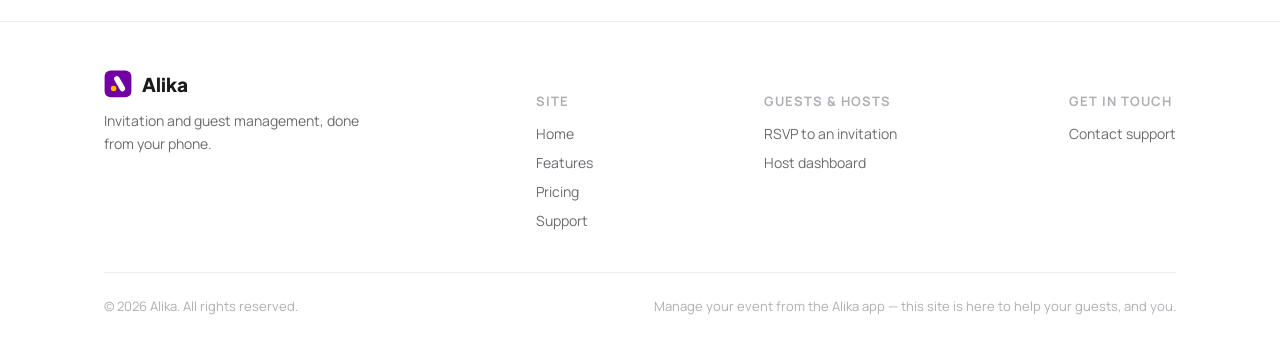
<file: support.html>
<!DOCTYPE html>
<html lang="en">
<head>
<meta charset="UTF-8" />
<meta name="viewport" content="width=device-width, initial-scale=1.0" />
<title>Support &amp; Download Alika</title>
<meta name="description" content="Download the Alika app, find answers to common questions, or reach the Alika team directly on WhatsApp." />
<link rel="stylesheet" href="assets/css/style.css" />
<style>
  details.faq { background:#fff; border:1px solid var(--border); border-radius:14px; padding:18px 20px; margin-bottom:12px; }
  details.faq summary { font-family:'Plus Jakarta Sans',sans-serif; font-weight:700; font-size:15px; cursor:pointer; list-style:none; display:flex; justify-content:space-between; align-items:center; }
  details.faq summary::-webkit-details-marker { display:none; }
  details.faq summary::after { content:"+"; font-size:20px; color:var(--purple); }
  details.faq[open] summary::after { content:"–"; }
  details.faq p { margin-top:12px; margin-bottom:0; }
  .contact-tile { display:flex; align-items:center; gap:16px; }
  .contact-tile .feature-icon { margin-bottom:0; flex-shrink:0; }

  /* Download section (id="download-alika") — version.json-driven, see the
     <script> at the end of this section. */
  .download-card, .install-steps { max-width:560px; margin:0 auto 28px; text-align:center; }
  .install-steps { text-align:left; }
  .download-card .badge { font-size:13px; }
  .download-card #da-notes-sw { margin-top:14px; margin-bottom:4px; }
  .da-notes-en { font-size:12.5px; color:var(--text-muted); margin-bottom:18px; }
  .da-fallback-note { display:none; margin-top:14px; margin-bottom:0; font-size:12.5px; color:var(--text-muted); }
  .install-steps ol { margin:0; padding-left:20px; color:var(--text-secondary); font-size:13.5px; line-height:1.7; }
  .install-steps li { margin-bottom:14px; }
  .install-steps li:last-child { margin-bottom:0; }
  .install-steps .da-en { display:block; color:var(--text-muted); font-size:12px; margin-top:3px; }
</style>
</head>
<body>

<header class="site-header">
  <nav class="nav container">
    <a href="index.html" class="brand">
      <svg width="34" height="34" viewBox="0 0 288 288" aria-hidden="true">
        <rect x="6.22" y="5.37" width="275.56" height="275.56" rx="61.67" ry="61.67" fill="#7100A5"/>
        <circle cx="98.98" cy="190.25" r="28.35" fill="#FFBC00"/>
        <g transform="translate(-49.05 99.25) rotate(-30)"><rect x="132.33" y="56.11" width="56.69" height="170.08" rx="28.35" ry="28.35" fill="#fff"/></g>
      </svg>
      Alika
    </a>
    <div class="nav-links">
      <a href="index.html" data-page="index.html">Home</a>
      <a href="features.html" data-page="features.html">Features</a>
      <a href="pricing.html" data-page="pricing.html">Pricing</a>
      <a href="support.html" data-page="support.html">Support</a>
    </div>
    <div class="nav-cta">
      <a href="app/" class="btn btn-primary">Web app</a>
      <a href="dashboard.html" class="btn btn-outline"><span class="full">Host </span>Dashboard</a>
      <button class="nav-toggle" aria-label="Toggle menu"><span></span><span></span><span></span></button>
    </div>
  </nav>
</header>

<section class="hero" style="padding-bottom:64px;">
  <div class="container">
    <div class="hero-inner" data-reveal="up">
      <span class="eyebrow">Support</span>
      <h1>Download Alika, or get help.</h1>
      <p class="lead">Alika is currently in early access — reach out and the team will get you set up personally.</p>
    </div>
  </div>
</section>

<section id="download-alika">
  <div class="container">
    <div class="section-head center" data-reveal="up">
      <span class="eyebrow">Download Alika</span>
      <h2>Get the app on your phone.</h2>
      <p class="lead" id="da-tagline">Android APK — install directly, no Play Store needed. On iPhone? <a href="#iphone">See the iPhone steps</a>.</p>
    </div>

    <div class="card download-card" data-reveal="up">
      <div class="feature-icon" style="margin:0 auto 16px;">
        <svg class="icon icon-lg" viewBox="0 0 24 24"><path d="M21 15v4a2 2 0 0 1-2 2H5a2 2 0 0 1-2-2v-4"/><polyline points="7 10 12 15 17 10"/><line x1="12" y1="15" x2="12" y2="3"/></svg>
      </div>
      <span class="badge badge-pending" id="da-version">Inapakia toleo…</span>
      <p id="da-notes-sw">&nbsp;</p>
      <p id="da-notes-en" class="da-notes-en"></p>
      <a id="da-download-button" class="btn btn-gold btn-lg" href="https://github.com/ALIKAapp/ALIKA-WEBSITE/releases/latest" rel="noopener">
        Pakua APK (Download APK)
      </a>
      <p id="da-fallback-note" class="da-fallback-note">
        Imeshindikana kupata maelezo ya toleo jipya moja kwa moja — bonyeza kitufe hapo juu kwenda ukurasa wa GitHub Releases kupakua toleo la karibuni.
      </p>
    </div>

    <div class="card install-steps" data-reveal="up">
      <h3 style="font-size:15.5px; margin-bottom:10px;">Jinsi ya kusakinisha (Android) — Installing on Android</h3>
      <ol>
        <li>Baada ya kupakua, fungua faili la APK kutoka kwenye arifa (notification) au folda ya "Downloads".<br><span class="da-en">After downloading, open the APK file from your notification or your "Downloads" folder.</span></li>
        <li>Ukiona ujumbe unaosema simu haikuruhusu kusakinisha programu kutoka chanzo hiki ("install unknown apps"), gusa "Settings" kwenye ujumbe huo kisha washa ruhusa hiyo.<br><span class="da-en">If you see a message saying your phone doesn't allow installing apps from this source ("install unknown apps"), tap "Settings" on that message and turn the permission on.</span></li>
        <li>Rudi kisha gusa faili la APK tena, kisha gusa "Install".<br><span class="da-en">Go back, tap the APK file again, then tap "Install".</span></li>
        <li>Ukishasakinisha, fungua Alika — akaunti yako na taarifa zako zote zitakuwepo kama kawaida.<br><span class="da-en">Once installed, open Alika — your account and all your data will be exactly as you left them.</span></li>
      </ol>
    </div>

    <div class="card install-steps" id="iphone" data-reveal="up">
      <h3 style="font-size:15.5px; margin-bottom:10px;">Una iPhone? — Installing on iPhone</h3>
      <p style="font-size:13.5px; margin-bottom:14px;">Faili la APK halifanyi kazi kwenye iPhone. Badala yake, weka Alika kwenye skrini ya mwanzo — itafunguka kama programu ya kawaida, bila App Store.<br><span class="da-en">APK files don't work on iPhone. Instead, add Alika to your Home Screen — it opens full-screen like a normal app, no App Store needed.</span></p>
      <ol>
        <li>Fungua <b>alikakidijitali.co.tz/app</b> kwenye <b>Safari</b> (sio Chrome wala ndani ya WhatsApp).<br><span class="da-en">Open alikakidijitali.co.tz/app in Safari (not Chrome, and not inside WhatsApp).</span></li>
        <li>Gusa kitufe cha <b>Shiriki</b> (mraba wenye mshale wa juu) chini ya skrini.<br><span class="da-en">Tap the Share button (the square with an up arrow) at the bottom of the screen.</span></li>
        <li>Shuka chini kisha gusa <b>"Ongeza kwenye Skrini ya Mwanzo"</b>, kisha <b>"Ongeza"</b>.<br><span class="da-en">Scroll down, tap "Add to Home Screen", then "Add".</span></li>
        <li>Fungua Alika kutoka kwenye alama yake kwenye skrini ya mwanzo, kisha ingia kwenye akaunti yako.<br><span class="da-en">Open Alika from its Home Screen icon and sign in to your account.</span></li>
      </ol>
      <div style="text-align:center; margin-top:18px;">
        <a href="app/" class="btn btn-primary">Fungua Alika (Open the app)</a>
      </div>
    </div>

    <div class="section-head center" data-reveal="up" style="margin-top:48px;">
      <span class="eyebrow">Other ways to get set up</span>
      <h2 style="font-size:22px;">Need help another way?</h2>
    </div>
    <div class="grid grid-2">
      <div class="card contact-tile" data-reveal="left">
        <div class="feature-icon">
          <svg class="icon" viewBox="0 0 24 24"><path d="M21 11.5a8.5 8.5 0 0 1-12.9 7.3L3 20l1.3-4.9A8.5 8.5 0 1 1 21 11.5Z"/></svg>
        </div>
        <div>
          <h3 style="font-size:15.5px; margin-bottom:6px;">Message us on WhatsApp</h3>
          <p style="margin-bottom:14px;">The fastest way to get access, ask about Premium, or get help with your first event.</p>
          <a id="whatsapp-link" href="#" target="_blank" rel="noopener" class="btn btn-primary">Chat on WhatsApp</a>
        </div>
      </div>
      <div class="card contact-tile" data-reveal="right">
        <div class="feature-icon">
          <svg class="icon" viewBox="0 0 24 24"><rect x="7" y="2.5" width="10" height="19" rx="2"/><line x1="10.5" y1="18.5" x2="13.5" y2="18.5"/></svg>
        </div>
        <div>
          <h3 style="font-size:15.5px; margin-bottom:6px;">Preview with Expo Go</h3>
          <p style="margin-bottom:14px;">If you've been sent a preview build, install the free Expo Go app and scan the QR code you were given to try Alika right away.</p>
        </div>
      </div>
    </div>
  </div>
</section>

<script>
  // Part B of the in-app update system — see RELEASING.md in the Alika app
  // repo. Fetches version.json (cache-busted, since GitHub Pages caches for
  // a few minutes) and fills in the live version name, release notes, and
  // download link, so this page never needs a manual edit on release day.
  // Falls back to the GitHub Releases "latest" page (already the button's
  // default href) if the fetch fails for any reason.
  (function () {
    var VERSION_JSON_URL = "https://alikakidijitali.co.tz/version.json";
    var versionEl = document.getElementById("da-version");
    var notesSwEl = document.getElementById("da-notes-sw");
    var notesEnEl = document.getElementById("da-notes-en");
    var buttonEl = document.getElementById("da-download-button");
    var fallbackEl = document.getElementById("da-fallback-note");

    fetch(VERSION_JSON_URL + "?cb=" + Date.now(), { cache: "no-store" })
      .then(function (res) {
        if (!res.ok) throw new Error("bad status");
        return res.json();
      })
      .then(function (data) {
        if (data && data.latestVersionName) {
          versionEl.textContent = "Toleo " + data.latestVersionName;
          versionEl.classList.remove("badge-pending");
          versionEl.classList.add("badge-accepted");
        }
        if (data && data.releaseNotes && data.releaseNotes.sw) {
          notesSwEl.textContent = data.releaseNotes.sw;
        }
        if (data && data.releaseNotes && data.releaseNotes.en) {
          notesEnEl.textContent = data.releaseNotes.en;
        }
        if (data && data.apkUrl) {
          buttonEl.setAttribute("href", data.apkUrl);
        }
      })
      .catch(function () {
        versionEl.textContent = "Pakua toleo jipya";
        versionEl.classList.remove("badge-pending");
        notesSwEl.textContent = "Pakua Alika moja kwa moja kwa kubonyeza kitufe hapa chini.";
        fallbackEl.style.display = "block";
      });
  })();
</script>

<section style="background:#fff; border-top:1px solid var(--border);">
  <div class="container">
    <div class="section-head center" data-reveal="up">
      <span class="eyebrow">FAQ</span>
      <h2>Common questions.</h2>
    </div>
    <div style="max-width:720px; margin:0 auto;">
      <details class="faq" open data-reveal="up">
        <summary>I got an invitation link — do I need to install anything?</summary>
        <p>No. Tap the link you were sent, and you'll see the event details with a button to confirm or decline. That's it — no account, no app.</p>
      </details>
      <details class="faq" data-reveal="up">
        <summary>I RSVP'd but chose the wrong answer — can I change it?</summary>
        <p>Yes. Open the same invitation link again and choose the other option — your response will be updated.</p>
      </details>
      <details class="faq" data-reveal="up">
        <summary>I'm hosting an event — where do I create it?</summary>
        <p>Everything for hosts — creating your event, adding guests, sending invitations, scanning check-ins — happens in the Alika app. This website is just for your guests to RSVP, and for you to check your numbers from a browser.</p>
      </details>
      <details class="faq" data-reveal="up">
        <summary>How do I see who has accepted or declined?</summary>
        <p>Open the Alika app and go to your event's dashboard for the full live view, or sign in on the <a href="dashboard.html" style="color:var(--purple); font-weight:700;">host dashboard</a> here on the website to check from any browser.</p>
      </details>
      <details class="faq" data-reveal="up">
        <summary>What if I forgot my host password?</summary>
        <p>Reset it from inside the Alika app under Profile. Once it's changed there, use the new password to sign in here on the website too — it's the same account.</p>
      </details>
      <details class="faq" data-reveal="up">
        <summary>Is my guest data safe?</summary>
        <p>Every event and guest list is private to the host who created it — no one else can see or access it, on the app or on this website.</p>
      </details>
    </div>
  </div>
</section>

<footer class="site-footer">
  <div class="container">
    <div class="footer-grid">
      <div class="footer-col" style="max-width:260px;">
        <div class="brand" style="margin-bottom:12px;">
          <svg width="28" height="28" viewBox="0 0 288 288" aria-hidden="true">
            <rect x="6.22" y="5.37" width="275.56" height="275.56" rx="61.67" ry="61.67" fill="#7100A5"/>
            <circle cx="98.98" cy="190.25" r="28.35" fill="#FFBC00"/>
            <g transform="translate(-49.05 99.25) rotate(-30)"><rect x="132.33" y="56.11" width="56.69" height="170.08" rx="28.35" ry="28.35" fill="#fff"/></g>
          </svg>
          Alika
        </div>
        <p style="margin-bottom:0;">Invitation and guest management, done from your phone.</p>
      </div>
      <div class="footer-col">
        <h5>Site</h5>
        <a href="index.html">Home</a>
        <a href="features.html">Features</a>
        <a href="pricing.html">Pricing</a>
        <a href="support.html">Support</a>
      </div>
      <div class="footer-col">
        <h5>Guests &amp; hosts</h5>
        <a href="rsvp.html">RSVP to an invitation</a>
        <a href="dashboard.html">Host dashboard</a>
      </div>
      <div class="footer-col">
        <h5>Get in touch</h5>
        <a href="support.html">Contact support</a>
      </div>
    </div>
    <div class="footer-bottom">
      <span>© 2026 Alika. All rights reserved.</span>
      <span>Manage your event from the Alika app — this site is here to help your guests, and you.</span>
    </div>
  </div>
</footer>

<script src="assets/js/site.js"></script>
<script>
  // Central place for the support number, matching src/lib/config.ts
  // (SUPPORT_WHATSAPP_NUMBER) in the Alika app — update both if it changes.
  const SUPPORT_WHATSAPP_NUMBER = "255764925549";
  document.getElementById('whatsapp-link').href = `https://wa.me/${SUPPORT_WHATSAPP_NUMBER}?text=${encodeURIComponent("Hi! I'd like to get started with Alika.")}`;
</script>
</body>
</html>
</file>
<file: assets/css/style.css>
/* ============================================================
   Alika marketing site — shared styles
   Brand palette matches src/theme/colors.ts in the Alika app.
   ============================================================ */

@import url('https://fonts.googleapis.com/css2?family=Plus+Jakarta+Sans:wght@500;600;700;800&family=Manrope:wght@400;500;600;700&display=swap');

:root {
  --purple: #7100A5;
  --purple-dark: #4E0073;
  --purple-tint: #F3E5FB;
  --gold: #FFBC00;
  --gold-tint: #FFF6DC;

  --white: #FFFFFF;
  --bg: #FAFAFA;

  --text-primary: #1A1A1A;
  --text-secondary: #6B6B70;
  --text-muted: #B0AEB5;

  --green: #1F9D55;
  --green-tint: #E8F8EE;
  --red: #E0364A;
  --red-tint: #FDEAEC;

  --border: #ECECEE;

  --radius-card: 16px;
  --radius-btn: 12px;
  --shadow-card: 0 2px 10px rgba(26, 26, 26, 0.05);
  --shadow-pop: 0 12px 32px rgba(113, 0, 165, 0.16);
}

* { box-sizing: border-box; }
html { scroll-behavior: smooth; }
body {
  margin: 0;
  font-family: 'Manrope', sans-serif;
  color: var(--text-primary);
  background: var(--bg);
  -webkit-font-smoothing: antialiased;
}
img { max-width: 100%; display: block; }
a { color: inherit; text-decoration: none; }
h1, h2, h3, h4 {
  font-family: 'Plus Jakarta Sans', sans-serif;
  font-weight: 800;
  line-height: 1.2;
  margin: 0 0 12px;
}
p { line-height: 1.6; margin: 0 0 16px; color: var(--text-secondary); }

.container {
  width: 100%;
  max-width: 1120px;
  margin: 0 auto;
  padding: 0 24px;
}

.eyebrow {
  display: inline-block;
  font-family: 'Manrope', sans-serif;
  font-weight: 700;
  font-size: 12px;
  letter-spacing: 2.5px;
  text-transform: uppercase;
  color: var(--purple);
  background: var(--purple-tint);
  padding: 6px 14px;
  border-radius: 999px;
  margin-bottom: 16px;
}

/* ---------- buttons ---------- */
.btn {
  display: inline-flex;
  align-items: center;
  justify-content: center;
  gap: 8px;
  font-family: 'Manrope', sans-serif;
  font-weight: 700;
  font-size: 15px;
  padding: 14px 26px;
  border-radius: var(--radius-btn);
  border: none;
  cursor: pointer;
  transition: transform .15s ease, box-shadow .15s ease, background .15s ease;
  white-space: nowrap;
}
.btn:active { transform: scale(0.98); }
.btn-primary { background: var(--purple); color: #fff; box-shadow: var(--shadow-pop); }
.btn-primary:hover { background: #5c0086; }
.btn-gold { background: var(--gold); color: var(--purple-dark); }
.btn-gold:hover { background: #e6a900; }
.btn-outline { background: transparent; color: var(--purple); border: 1.5px solid var(--purple); }
.btn-outline:hover { background: var(--purple-tint); }
.btn-ghost { background: transparent; color: var(--text-primary); }
.btn-block { width: 100%; }
.btn-lg { padding: 16px 32px; font-size: 16px; }

/* ---------- nav ---------- */
.site-header {
  position: sticky;
  top: 0;
  z-index: 100;
  background: rgba(255,255,255,0.9);
  backdrop-filter: saturate(180%) blur(10px);
  border-bottom: 1px solid var(--border);
}
.nav {
  display: flex;
  align-items: center;
  justify-content: space-between;
  padding: 14px 24px;
}
.brand { display: flex; align-items: center; gap: 10px; font-family: 'Plus Jakarta Sans', sans-serif; font-weight: 800; font-size: 19px; color: var(--text-primary); }
.brand svg { display: block; }
.nav-links { display: flex; align-items: center; gap: 28px; }
.nav-links a { font-weight: 600; font-size: 14.5px; color: var(--text-secondary); padding: 8px 0; }
.nav-links a:hover, .nav-links a.active { color: var(--purple); }
.nav-cta { display: flex; align-items: center; gap: 12px; }
.nav-toggle {
  display: none;
  background: none; border: none; cursor: pointer; padding: 6px;
}
.nav-toggle span { display: block; width: 22px; height: 2px; background: var(--text-primary); margin: 5px 0; border-radius: 2px; }

@media (max-width: 860px) {
  .nav-links { position: fixed; top: 64px; left: 0; right: 0; background: #fff; flex-direction: column; align-items: flex-start; padding: 18px 24px 26px; gap: 6px; border-bottom: 1px solid var(--border); box-shadow: var(--shadow-card); transform: translateY(-8px); opacity: 0; pointer-events: none; transition: all .2s ease; }
  .nav-links.open { transform: translateY(0); opacity: 1; pointer-events: auto; }
  .nav-links a { width: 100%; padding: 10px 0; }
  .nav-toggle { display: block; }
  .nav-cta .btn { padding: 10px 16px; font-size: 13.5px; }
  .nav-cta .btn span.full { display: none; }
}

/* ---------- hero ---------- */
.hero {
  background: linear-gradient(135deg, var(--purple) 0%, var(--purple-dark) 100%);
  color: #fff;
  padding: 76px 0 96px;
  position: relative;
  overflow: hidden;
}
.hero::after {
  content: "";
  position: absolute;
  right: -120px; top: -120px;
  width: 380px; height: 380px;
  border-radius: 50%;
  background: rgba(255, 188, 0, 0.14);
}
.hero-inner { position: relative; z-index: 1; max-width: 640px; }
.hero h1 { font-size: clamp(32px, 5vw, 48px); color: #fff; }
.hero .eyebrow { background: rgba(255,255,255,0.14); color: #fff; }
.hero p.lead { color: #E4C9F2; font-size: 17px; max-width: 520px; }
.hero-actions { display: flex; gap: 14px; flex-wrap: wrap; margin-top: 28px; }

/* ---------- sections ---------- */
section { padding: 72px 0; }
.section-head { max-width: 640px; margin-bottom: 44px; }
.section-head.center { margin-left: auto; margin-right: auto; text-align: center; }

/* ---------- event type strip ---------- */
.type-strip { display: flex; gap: 14px; overflow-x: auto; padding-bottom: 8px; scrollbar-width: thin; }
.type-chip {
  flex: 0 0 auto;
  display: flex; align-items: center; gap: 10px;
  background: #fff; border: 1px solid var(--border); border-radius: 999px;
  padding: 10px 18px; font-weight: 700; font-size: 14px; color: var(--text-primary);
}
.type-chip .dot { width: 8px; height: 8px; border-radius: 50%; background: var(--gold); }

/* ---------- feature grid ---------- */
.grid { display: grid; gap: 20px; }
.grid-3 { grid-template-columns: repeat(3, 1fr); }
.grid-2 { grid-template-columns: repeat(2, 1fr); }
@media (max-width: 860px) { .grid-3, .grid-2 { grid-template-columns: 1fr; } }

.card {
  background: #fff;
  border: 1px solid var(--border);
  border-radius: var(--radius-card);
  padding: 26px;
  box-shadow: var(--shadow-card);
}
.feature-icon {
  width: 46px; height: 46px; border-radius: 13px;
  background: var(--purple-tint);
  display: flex; align-items: center; justify-content: center;
  font-size: 21px; margin-bottom: 16px;
}
.feature-card h3 { font-size: 16.5px; margin-bottom: 8px; }
.feature-card p { font-size: 14px; margin-bottom: 0; }

/* ---------- how it works ---------- */
.steps { display: grid; grid-template-columns: repeat(4, 1fr); gap: 24px; counter-reset: step; }
@media (max-width: 860px) { .steps { grid-template-columns: 1fr; } }
.step { position: relative; padding-left: 0; }
.step-num {
  width: 38px; height: 38px; border-radius: 50%;
  background: var(--purple); color: #fff;
  display: flex; align-items: center; justify-content: center;
  font-family: 'Plus Jakarta Sans', sans-serif; font-weight: 800; font-size: 15px;
  margin-bottom: 14px;
}
.step h4 { font-size: 15.5px; margin-bottom: 6px; }
.step p { font-size: 13.5px; margin-bottom: 0; }

/* ---------- stat cards ---------- */
.stat-card {
  background: #fff; border: 1px solid var(--border); border-radius: 14px;
  padding: 18px; flex: 1; min-width: 130px;
}
.stat-value { font-family: 'Plus Jakarta Sans', sans-serif; font-weight: 800; font-size: 26px; }
.stat-label { font-size: 12.5px; color: var(--text-secondary); font-weight: 600; margin-top: 2px; }

/* ---------- pricing ---------- */
.plan-card { position: relative; }
.plan-card.premium { border: 1.5px solid var(--gold); }
.badge-recommended {
  display: inline-flex; align-items: center; gap: 5px;
  background: var(--gold-tint); color: var(--gold);
  font-size: 11px; font-weight: 700; letter-spacing: .4px;
  padding: 5px 10px; border-radius: 8px; margin-bottom: 10px;
}
.plan-price { font-family: 'Plus Jakarta Sans', sans-serif; font-weight: 800; font-size: 22px; color: var(--gold); margin: 14px 0 4px; }
.plan-price.free { color: var(--purple); }
.plan-list { list-style: none; padding: 0; margin: 16px 0 22px; }
.plan-list li { position: relative; padding-left: 24px; font-size: 14px; color: var(--text-secondary); margin-bottom: 10px; }
.plan-list li::before { content: "✓"; position: absolute; left: 0; color: var(--green); font-weight: 700; }

.pay-grid { display: grid; grid-template-columns: repeat(3, 1fr); gap: 12px; max-width: 420px; }
@media (max-width: 500px) { .pay-grid { grid-template-columns: repeat(2, 1fr); } }
.pay-tile {
  aspect-ratio: 1.6; background: #fff; border: 1px solid var(--border); border-radius: 14px;
  display: flex; align-items: center; justify-content: center;
  font-weight: 700; font-size: 12.5px; color: var(--text-secondary); text-align: center; padding: 6px;
}

/* ---------- CTA band ---------- */
.cta-band {
  background: linear-gradient(135deg, var(--purple) 0%, var(--purple-dark) 100%);
  border-radius: 24px; color: #fff; padding: 52px 40px; text-align: center;
}
.cta-band h2 { color: #fff; }
.cta-band p { color: #E4C9F2; max-width: 480px; margin-left: auto; margin-right: auto; }

/* ---------- footer ---------- */
.site-footer { border-top: 1px solid var(--border); padding: 48px 0 28px; background: #fff; }
.footer-grid { display: flex; justify-content: space-between; flex-wrap: wrap; gap: 32px; margin-bottom: 32px; }
.footer-col h5 { font-size: 13px; text-transform: uppercase; letter-spacing: 1px; color: var(--text-muted); margin-bottom: 14px; }
.footer-col a, .footer-col p { display: block; font-size: 14px; color: var(--text-secondary); margin-bottom: 10px; }
.footer-col a:hover { color: var(--purple); }
.footer-bottom { display: flex; justify-content: space-between; flex-wrap: wrap; gap: 10px; padding-top: 24px; border-top: 1px solid var(--border); font-size: 13px; color: var(--text-muted); }

/* ---------- forms (dashboard login etc.) ---------- */
.form-field { margin-bottom: 16px; text-align: left; }
.form-field label { display: block; font-size: 13px; font-weight: 700; margin-bottom: 6px; color: var(--text-primary); }
.form-field input {
  width: 100%; padding: 13px 14px; border-radius: 10px; border: 1.5px solid var(--border);
  font-family: 'Manrope', sans-serif; font-size: 14.5px; background: #fff; color: var(--text-primary);
}
.form-field input:focus { outline: none; border-color: var(--purple); }
.form-error {
  background: var(--red-tint); color: var(--red); font-size: 13.5px; font-weight: 600;
  padding: 10px 14px; border-radius: 10px; margin-bottom: 16px; display: none;
}
.form-note { font-size: 13px; color: var(--text-muted); margin-top: 14px; text-align: center; }

/* ---------- badges ---------- */
.badge { display: inline-flex; align-items: center; gap: 5px; font-size: 12px; font-weight: 700; padding: 4px 10px; border-radius: 999px; }
.badge-accepted { background: var(--green-tint); color: var(--green); }
.badge-declined { background: var(--red-tint); color: var(--red); }
.badge-pending { background: #F0F0F2; color: var(--text-secondary); }

/* ---------- utility ---------- */
.flex { display: flex; }
.flex-wrap { flex-wrap: wrap; }
.gap-12 { gap: 12px; }
.gap-20 { gap: 20px; }
.text-center { text-align: center; }
.mt-0 { margin-top: 0; }
.hidden { display: none !important; }
.muted { color: var(--text-muted); }
.small { font-size: 13px; }

@media (max-width: 640px) {
  section { padding: 52px 0; }
  .hero { padding: 56px 0 72px; }
  .cta-band { padding: 40px 24px; }
}

/* ---------- icons (brand-colored line icons, replacing emoji) ---------- */
.icon {
  width: 22px;
  height: 22px;
  stroke: var(--purple);
  fill: none;
  stroke-width: 1.8;
  stroke-linecap: round;
  stroke-linejoin: round;
  display: block;
}
.icon-gold { stroke: var(--gold); }
.icon-white { stroke: #fff; }
.icon-sm { width: 16px; height: 16px; }
.icon-lg { width: 26px; height: 26px; }

/* ---------- scroll reveal animations ---------- */
[data-reveal] {
  opacity: 0;
  transform: translateY(28px);
  transition: opacity .7s cubic-bezier(.2,.7,.3,1), transform .7s cubic-bezier(.2,.7,.3,1);
  transition-delay: var(--reveal-delay, 0s);
  will-change: opacity, transform;
}
[data-reveal="left"] { transform: translateX(-40px); }
[data-reveal="right"] { transform: translateX(40px); }
[data-reveal="scale"] { transform: scale(0.94); }
[data-reveal].is-visible {
  opacity: 1;
  transform: none;
}

/* gentle stagger for items inside a grid/row, purely by position */
.grid > [data-reveal]:nth-child(3n+1) { --reveal-delay: 0s; }
.grid > [data-reveal]:nth-child(3n+2) { --reveal-delay: .1s; }
.grid > [data-reveal]:nth-child(3n)   { --reveal-delay: .2s; }
.steps > [data-reveal]:nth-child(1) { --reveal-delay: 0s; }
.steps > [data-reveal]:nth-child(2) { --reveal-delay: .1s; }
.steps > [data-reveal]:nth-child(3) { --reveal-delay: .2s; }
.steps > [data-reveal]:nth-child(4) { --reveal-delay: .3s; }

@media (prefers-reduced-motion: reduce) {
  [data-reveal] {
    transition: none !important;
    opacity: 1 !important;
    transform: none !important;
  }
}
</file>
